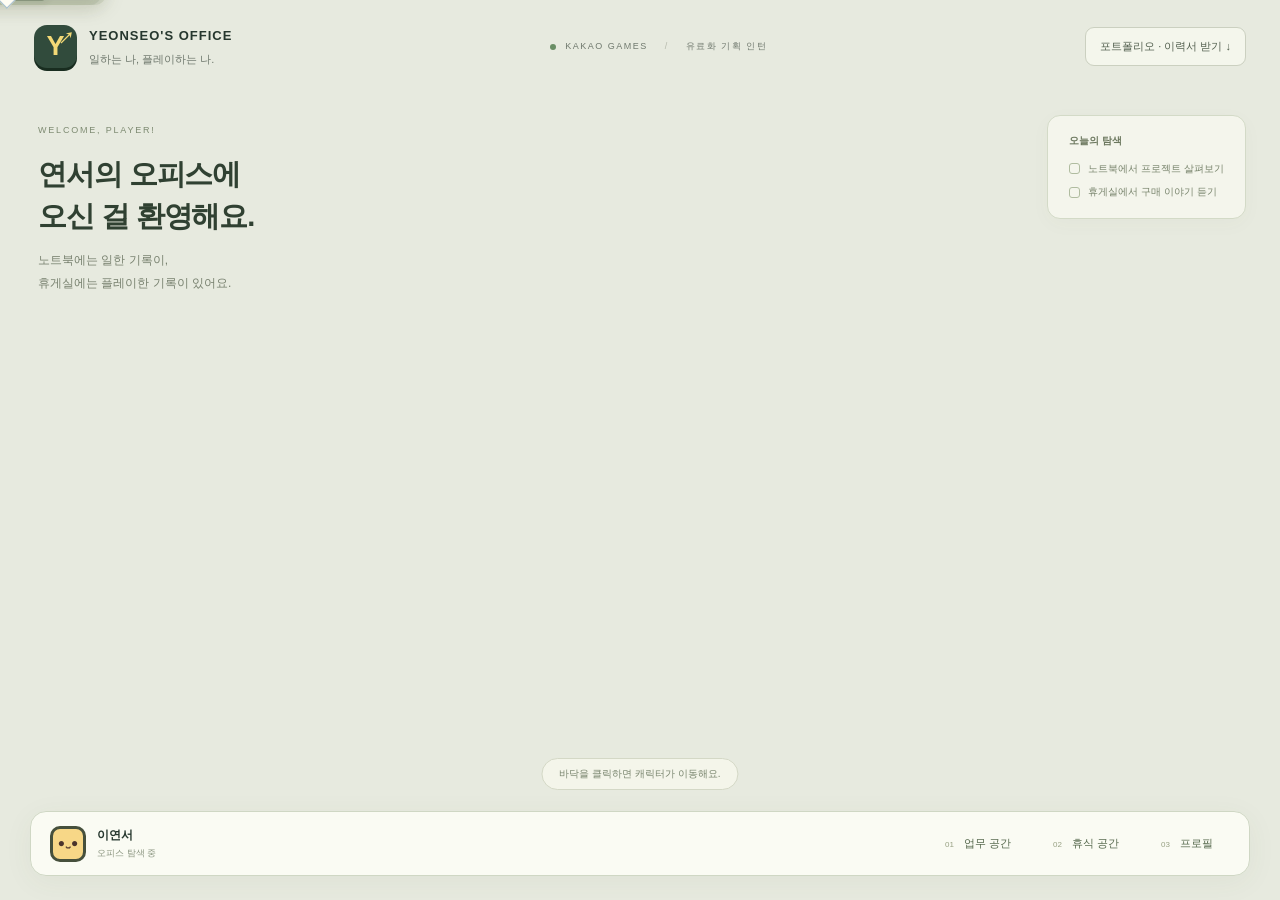
<file: index.html>
<!doctype html>
<html lang="ko"><head><meta charset="UTF-8"><meta name="robots" content="noindex"><meta http-equiv="refresh" content="0; url=monetization.html"><title>이연서 | PLAY LOG</title></head>
<body><a href="monetization.html">포트폴리오로 이동</a></body></html>
</file>
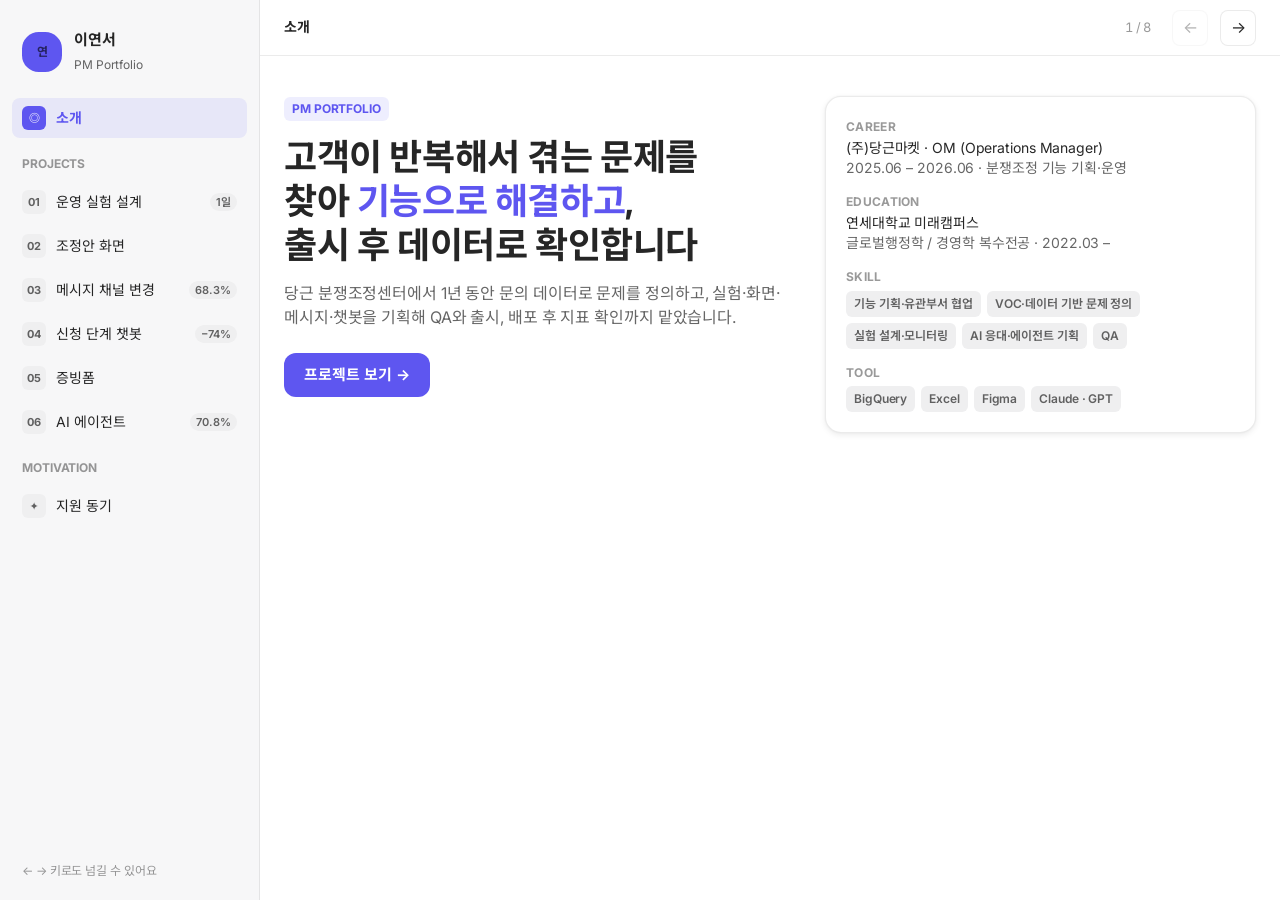
<file: channeltalk/index.html>
<!doctype html>
<html lang="ko">
<head>
<meta charset="utf-8">
<meta name="viewport" content="width=device-width, initial-scale=1, viewport-fit=cover">
<meta name="robots" content="noindex, nofollow">
<meta name="description" content="이연서 PM 포트폴리오 · 채널톡 Product Manager Assistant 지원">
<style>:root{padding-top:env(safe-area-inset-top,0px);padding-bottom:env(safe-area-inset-bottom,0px)}body{margin:0}img{max-width:100%}[hidden]{display:none!important}</style>
<title>이연서 PM 포트폴리오</title>
<link rel="preconnect" href="https://fonts.googleapis.com">
<link rel="preconnect" href="https://fonts.gstatic.com" crossorigin>
<link rel="stylesheet" href="https://fonts.googleapis.com/css2?family=Inter:wght@400;600;700&family=Noto+Sans+KR:wght@400;500;700&display=swap">
<style>
/* Layout: desk-style app shell (sidebar + page view), tokens follow Channel Talk's open-source Bezier design system. One page per project, routed by hash. */
:root{
  --bg-lounge:#F7F7F8; --bg-white:#FFFFFF; --bg-lightest:#00000008; --bg-lighter:#0000000D; --bg-grey:#EFEFF0;
  --txt-darkest:#000000D9; --txt-dark:#00000099; --txt-light:#00000066; --line:#00000014;
  --blue:#5E56F0; --blue-dark:#4E40C9; --blue-lightest:#5E56F01A; --blue-light:#5E56F033;
  --green:#31A552; --green-lightest:#31A5521A; --red:#E94E58; --red-lightest:#E94E581A; --orange:#F4800B;
  --ev2:0 0 2px #0000000D, 0 2px 6px #00000014; --ev3:0 0 2px #0000000D, 0 4px 12px #00000026; --ev5:0 0 2px #0000000D, 0 6px 40px #0000004D;
  --font:Inter,"Noto Sans KR",-apple-system,BlinkMacSystemFont,"Helvetica Neue","Segoe UI",system-ui,sans-serif;
  --r8:8px; --r12:12px; --r16:16px; --r20:20px;
}
@media (prefers-color-scheme: dark){:root:not([data-theme="light"]){
  --bg-lounge:#1B1B1E; --bg-white:#242428; --bg-lightest:#FFFFFF0D; --bg-lighter:#FFFFFF14; --bg-grey:#313234;
  --txt-darkest:#FFFFFFCC; --txt-dark:#FFFFFF99; --txt-light:#FFFFFF66; --line:#FFFFFF14;
  --blue:#6687FF; --blue-dark:#5E56F0; --blue-lightest:#6687FF1F; --blue-light:#6687FF33;
  --green-lightest:#31A55226; --red-lightest:#E94E5826;
  --ev2:0 0 2px #00000014, 0 2px 6px #00000026; --ev3:0 0 2px #00000014, 0 4px 12px #00000033; --ev5:0 0 2px #00000014, 0 6px 40px #00000099; color-scheme:dark}}
:root[data-theme="dark"]{
  --bg-lounge:#1B1B1E; --bg-white:#242428; --bg-lightest:#FFFFFF0D; --bg-lighter:#FFFFFF14; --bg-grey:#313234;
  --txt-darkest:#FFFFFFCC; --txt-dark:#FFFFFF99; --txt-light:#FFFFFF66; --line:#FFFFFF14;
  --blue:#6687FF; --blue-dark:#5E56F0; --blue-lightest:#6687FF1F; --blue-light:#6687FF33;
  --green-lightest:#31A55226; --red-lightest:#E94E5826;
  --ev2:0 0 2px #00000014, 0 2px 6px #00000026; --ev3:0 0 2px #00000014, 0 4px 12px #00000033; --ev5:0 0 2px #00000014, 0 6px 40px #00000099; color-scheme:dark}

*{box-sizing:border-box}
html,body{height:100%}
body{background:var(--bg-lounge);color:var(--txt-darkest);font-family:var(--font);font-size:15px;line-height:1.6;letter-spacing:-0.1px;word-break:keep-all;overflow-wrap:break-word}
h1,h2,h3,h4,p{margin:0}
h1,h2,h3{letter-spacing:-0.4px;text-wrap:balance}
img{display:block;max-width:100%;height:auto}
button{font:inherit;color:inherit}
a{color:var(--blue)}
:focus-visible{outline:2px solid var(--blue);outline-offset:2px}

/* ── shell ── */
.app{display:grid;grid-template-columns:260px minmax(0,1fr);height:100%}
.side{display:flex;flex-direction:column;gap:4px;padding:20px 12px;padding-left:max(12px,env(safe-area-inset-left,0px));border-right:1px solid var(--line);overflow-y:auto;background:var(--bg-lounge)}
.me{display:flex;gap:12px;align-items:center;padding:8px 10px 18px}
.avatar{width:40px;height:40px;border-radius:42%;background:var(--blue);color:#fff;display:grid;place-items:center;font-weight:700;font-size:16px;flex:none}
.me b{display:block;font-size:15px}
.me span{font-size:12px;color:var(--txt-dark)}
.grp{font-size:12px;line-height:16px;color:var(--txt-light);font-weight:700;padding:14px 10px 6px}
.nav-btn{display:flex;align-items:center;gap:10px;width:100%;border:0;background:transparent;text-align:left;padding:8px 10px;border-radius:var(--r8);cursor:pointer;font-size:14px;line-height:18px;color:var(--txt-darkest)}
.nav-btn:hover{background:var(--bg-lighter)}
.nav-btn[aria-current="page"]{background:var(--blue-lightest);color:var(--blue);font-weight:700}
.nav-btn .ic{width:24px;height:24px;border-radius:6px;background:var(--bg-grey);display:grid;place-items:center;font-size:11px;font-weight:700;color:var(--txt-dark);flex:none}
.nav-btn[aria-current="page"] .ic{background:var(--blue);color:#fff}
.nav-btn .lbl{flex:1;min-width:0;white-space:nowrap;overflow:hidden;text-overflow:ellipsis}
.nav-btn .badge{font-size:11px;line-height:16px;padding:1px 6px;border-radius:99px;background:var(--bg-grey);color:var(--txt-dark);font-weight:600;white-space:nowrap}
.side .foot{margin-top:auto;padding:16px 10px 0;font-size:12px;color:var(--txt-light)}

.main{display:flex;flex-direction:column;min-width:0;height:100%}
.top{display:flex;align-items:center;gap:12px;height:56px;flex:none;padding-left:24px;padding-right:max(24px,env(safe-area-inset-right,0px));border-bottom:1px solid var(--line);background:var(--bg-white)}
.crumb{flex:1;min-width:0;font-size:14px;color:var(--txt-dark);white-space:nowrap;overflow:hidden;text-overflow:ellipsis}
.crumb b{color:var(--txt-darkest)}
.menu-btn{display:none}
.icon-btn{width:36px;height:36px;border-radius:var(--r8);border:1px solid var(--line);background:var(--bg-white);cursor:pointer;display:grid;place-items:center;font-size:16px}
.icon-btn:hover{background:var(--bg-lightest)}
.icon-btn:disabled{opacity:.35;cursor:default}
.icon-btn.menu-btn{display:none}
@media (max-width:960px){.icon-btn.menu-btn{display:grid}}
.pageno{font-size:13px;color:var(--txt-light);font-variant-numeric:tabular-nums;min-width:44px;text-align:center}
.view{flex:1;overflow-y:auto;background:var(--bg-white)}
.page{max-width:1040px;margin:0 auto;padding-block:40px 64px;padding-left:max(24px,env(safe-area-inset-left,0px));padding-right:max(24px,env(safe-area-inset-right,0px))}
.page[hidden]{display:none}
@media (prefers-reduced-motion:no-preference){.page.enter{animation:enter .28s ease both}@keyframes enter{from{transform:translateY(8px)}to{transform:none}}}

/* ── page parts ── */
.tag{display:inline-flex;align-items:center;gap:6px;font-size:12px;line-height:16px;font-weight:700;color:var(--blue);background:var(--blue-lightest);padding:4px 8px;border-radius:6px}
.p-title{font-size:30px;line-height:36px;font-weight:700;margin-top:12px}
.p-meta{margin-top:8px;font-size:14px;color:var(--txt-dark)}
.kpis{display:flex;gap:8px;flex-wrap:wrap;margin-top:20px}
.kpi{display:flex;align-items:baseline;gap:8px;padding:10px 14px;border-radius:var(--r12);background:var(--bg-lounge);border:1px solid var(--line)}
.kpi b{font-size:22px;line-height:28px;font-weight:700;font-variant-numeric:tabular-nums;letter-spacing:-0.4px}
.kpi span{font-size:13px;color:var(--txt-dark)}
.kpi.pri{background:var(--blue);border-color:transparent}
.kpi.pri b,.kpi.pri span{color:#fff}

.cols{display:grid;grid-template-columns:minmax(0,1fr) minmax(0,1fr);gap:24px;margin-top:32px;align-items:start}
.stack{display:flex;flex-direction:column;gap:12px;min-width:0}
.sticky{position:sticky;top:20px}
.card{background:var(--bg-white);border:1px solid var(--line);border-radius:var(--r16);padding:20px;box-shadow:var(--ev2)}
.card .k{display:inline-block;font-size:11px;line-height:16px;font-weight:700;letter-spacing:.4px;padding:2px 6px;border-radius:4px;margin-bottom:10px}
.k.why{background:var(--red-lightest);color:var(--red)}
.k.how{background:var(--blue-lightest);color:var(--blue)}
.k.res{background:var(--bg-grey);color:var(--txt-dark)}
.k.learn{background:var(--green-lightest);color:var(--green)}
.card h3{font-size:17px;line-height:24px;font-weight:700;margin-bottom:6px}
.card p{color:var(--txt-dark);font-size:15px;line-height:24px}
.card p + h3{margin-top:16px}
.card.learn{background:var(--green-lightest);border-color:transparent;box-shadow:none}
.card.learn p{color:var(--txt-darkest)}

.res-grid{display:grid;grid-template-columns:repeat(2,minmax(0,1fr));gap:10px}
.res{background:var(--bg-lounge);border-radius:var(--r12);padding:14px 16px;min-width:0}
.res b{display:block;font-size:22px;line-height:28px;font-weight:700;letter-spacing:-0.4px;font-variant-numeric:tabular-nums}
.res span{font-size:13px;color:var(--txt-dark)}
.meter{height:6px;border-radius:99px;background:var(--bg-grey);position:relative;margin-top:8px}
.meter i{position:absolute;inset:0 auto 0 0;border-radius:99px;background:var(--blue)}
.meter s{position:absolute;top:-3px;bottom:-3px;width:2px;background:var(--red)}

/* device + gallery */
.device{width:100%;background:#151517;border-radius:13%/6.2%;padding:2.6%;box-shadow:var(--ev3)}
.device .scr{border-radius:10.5%/4.85%;overflow:hidden;aspect-ratio:390/844;background:#fff}
.device .scr img{width:100%;height:100%;object-fit:cover;object-position:top}
.gallery{background:var(--bg-lounge);border-radius:var(--r20);padding:24px;border:1px solid var(--line)}
.g-view{max-width:250px;margin:0 auto}
.g-cap{text-align:center;margin-top:16px}
.g-cap b{display:block;font-size:15px}
.g-cap span{font-size:14px;color:var(--txt-dark)}
.dots{display:flex;justify-content:center;gap:6px;margin-top:14px}
.dots button{height:28px;padding:0 10px;border-radius:99px;border:1px solid var(--line);background:var(--bg-white);cursor:pointer;font-size:12px;font-weight:600;color:var(--txt-dark)}
.dots button[aria-pressed="true"]{background:var(--blue);border-color:transparent;color:#fff}

.seg{display:inline-flex;gap:2px;padding:3px;border-radius:var(--r12);background:var(--bg-grey)}
.seg button{border:0;background:transparent;padding:7px 14px;border-radius:9px;font-size:13px;font-weight:600;color:var(--txt-dark);cursor:pointer}
.seg button[aria-pressed="true"]{background:var(--bg-white);color:var(--txt-darkest);box-shadow:var(--ev2)}

.zoom{display:block;width:100%;border:1px solid var(--line);background:#fff;border-radius:var(--r16);padding:12px;cursor:zoom-in;position:relative;box-shadow:var(--ev2)}
.zoom img{border-radius:8px;width:100%}
.zoom .hint{position:absolute;right:12px;bottom:12px;font-size:12px;font-weight:600;background:#000000BF;color:#fff;padding:4px 10px;border-radius:99px}
.cap{font-size:13px;color:var(--txt-dark);margin-top:8px}
dialog.lb{border:0;padding:0;background:transparent;max-width:min(96vw,1600px);max-height:92vh}
dialog.lb::backdrop{background:#000000BF}
dialog.lb img{max-height:88vh;width:auto;border-radius:12px;background:#fff}
dialog.lb .close{position:fixed;top:calc(env(safe-area-inset-top,0px) + 16px);right:max(16px,env(safe-area-inset-right,0px));width:40px;height:40px;border-radius:50%;border:0;background:#fff;color:#000;font-size:18px;cursor:pointer}

/* home */
.hello{display:grid;grid-template-columns:minmax(0,1.2fr) minmax(0,1fr);gap:24px;align-items:start}
.hello h1{font-size:36px;line-height:44px;font-weight:700;margin-top:14px}
.hello h1 em{font-style:normal;color:var(--blue)}
.hello .lead{margin-top:14px;font-size:16px;line-height:24px;color:var(--txt-dark)}
.cta{display:inline-flex;align-items:center;gap:8px;margin-top:24px;height:44px;padding:0 20px;border-radius:var(--r12);border:0;background:var(--blue);color:#fff;font-weight:700;font-size:15px;cursor:pointer}
.cta:hover{background:var(--blue-dark)}
.prof dl{margin:0;display:flex;flex-direction:column;gap:14px}
.prof dt{font-size:12px;font-weight:700;color:var(--txt-light);letter-spacing:.3px}
.prof dd{margin:2px 0 0;font-size:14px;line-height:20px}
.prof dd span{color:var(--txt-dark)}
.chips{display:flex;flex-wrap:wrap;gap:6px;margin-top:4px}
.chips span{font-size:12px;font-weight:600;padding:3px 8px;border-radius:6px;background:var(--bg-grey);color:var(--txt-dark)}

/* motivation */
.motive{max-width:760px}
.m-steps{display:flex;flex-direction:column;gap:12px;margin-top:28px}
.m-steps p{font-size:16px;line-height:26px}
.m-steps b{color:var(--blue)}
/* closing — messenger style */
.chat{max-width:560px;margin:0 auto;background:var(--bg-lounge);border:1px solid var(--line);border-radius:var(--r20);box-shadow:var(--ev3);overflow:hidden}
.chat-h{display:flex;gap:10px;align-items:center;padding:14px 16px;background:var(--bg-white);border-bottom:1px solid var(--line)}
.chat-h b{font-size:15px}
.chat-h span{font-size:12px;color:var(--txt-dark)}
.chat-b{display:flex;flex-direction:column;gap:10px;padding:20px 16px}
.bub{max-width:82%;padding:10px 14px;border-radius:16px;font-size:15px;line-height:22px}
.bub.in{background:var(--bg-white);box-shadow:var(--ev2);border-top-left-radius:4px}
.bub.out{align-self:flex-end;background:var(--blue);color:#fff;border-top-right-radius:4px}
.who-row{display:flex;gap:8px;align-items:flex-start}
.who-row .avatar{width:28px;height:28px;font-size:12px}

@media (max-width:960px){
  .app{grid-template-columns:1fr}
  .side{position:fixed;z-index:20;top:0;bottom:0;left:0;width:min(300px,86vw);padding-top:calc(env(safe-area-inset-top,0px) + 20px);background:var(--bg-lounge);box-shadow:var(--ev5);transform:translateX(-110%);visibility:hidden;transition:transform .25s ease,visibility 0s linear .25s}
  .side.open{transform:none;visibility:visible;transition:transform .25s ease}
  .scrim{position:fixed;inset:0;z-index:15;background:#00000066}
  .menu-btn{display:grid}
  .top{padding-left:max(16px,env(safe-area-inset-left,0px));padding-right:max(16px,env(safe-area-inset-right,0px))}
  .page{padding-left:max(16px,env(safe-area-inset-left,0px));padding-right:max(16px,env(safe-area-inset-right,0px));padding-block:28px 48px}
  .cols,.hello{grid-template-columns:1fr}
  .sticky{position:static}
  .p-title{font-size:24px;line-height:32px}
  .hello h1{font-size:30px;line-height:36px}
}
@media (max-width:480px){
  .res-grid{grid-template-columns:1fr}
  .pageno{display:none}
}
</style>
</head>
<body>

<div class="app">
  <aside class="side" id="side" aria-label="페이지 목록">
    <div class="me"><span class="avatar" aria-hidden="true">연</span><div><b>이연서</b><span>PM Portfolio</span></div></div>
    <button class="nav-btn" data-go="home"><span class="ic">◎</span><span class="lbl">소개</span></button>
    <p class="grp">PROJECTS</p>
    <button class="nav-btn" data-go="p1"><span class="ic">01</span><span class="lbl">운영 실험 설계</span><span class="badge">1일</span></button>
    <button class="nav-btn" data-go="p2"><span class="ic">02</span><span class="lbl">조정안 화면</span></button>
    <button class="nav-btn" data-go="p3"><span class="ic">03</span><span class="lbl">메시지 채널 변경</span><span class="badge">68.3%</span></button>
    <button class="nav-btn" data-go="p4"><span class="ic">04</span><span class="lbl">신청 단계 챗봇</span><span class="badge">−74%</span></button>
    <button class="nav-btn" data-go="p5"><span class="ic">05</span><span class="lbl">증빙폼</span></button>
    <button class="nav-btn" data-go="p6"><span class="ic">06</span><span class="lbl">AI 에이전트</span><span class="badge">70.8%</span></button>
    <p class="grp">MOTIVATION</p>
    <button class="nav-btn" data-go="end"><span class="ic">✦</span><span class="lbl">지원 동기</span></button>
    <p class="foot">← → 키로도 넘길 수 있어요</p>
  </aside>
  <div class="scrim" id="scrim" hidden></div>

  <div class="main">
    <header class="top">
      <button class="icon-btn menu-btn" id="menu" aria-label="페이지 목록 열기" aria-controls="side" aria-expanded="false">☰</button>
      <p class="crumb" id="crumb"></p>
      <span class="pageno" id="pageno"></span>
      <button class="icon-btn" id="prev" aria-label="이전 페이지">←</button>
      <button class="icon-btn" id="next" aria-label="다음 페이지">→</button>
    </header>
    <main class="view" id="view">

<!-- HOME -->
<section class="page" data-page="home" data-title="소개">
  <div class="hello">
    <div>
      <span class="tag">PM PORTFOLIO</span>
      <h1>고객이 반복해서 겪는 문제를 찾아 <em>기능으로 해결하고</em>, 출시 후 데이터로 확인합니다</h1>
      <p class="lead">당근 분쟁조정센터에서 1년 동안 문의 데이터로 문제를 정의하고, 실험·화면·메시지·챗봇을 기획해 QA와 출시, 배포 후 지표 확인까지 맡았습니다.</p>
      <button class="cta" data-go="p1">프로젝트 보기 →</button>
    </div>
    <div class="card prof">
      <dl>
        <div><dt>CAREER</dt><dd>(주)당근마켓 · OM (Operations Manager)<br><span>2025.06 – 2026.06 · 분쟁조정 기능 기획·운영</span></dd></div>
        <div><dt>EDUCATION</dt><dd>연세대학교 미래캠퍼스<br><span>글로벌행정학 / 경영학 복수전공 · 2022.03 –</span></dd></div>
        <div><dt>SKILL</dt><dd><div class="chips"><span>기능 기획·유관부서 협업</span><span>VOC·데이터 기반 문제 정의</span><span>실험 설계·모니터링</span><span>AI 응대·에이전트 기획</span><span>QA</span></div></dd></div>
        <div><dt>TOOL</dt><dd><div class="chips"><span>BigQuery</span><span>Excel</span><span>Figma</span><span>Claude · GPT</span></div></dd></div>
      </dl>
    </div>
  </div>
</section>

<!-- P1 -->
<section class="page" data-page="p1" data-title="01 운영 실험 설계" hidden>
  <span class="tag">PROJECT 01 · 실험 설계 → 기능 기획</span>
  <h2 class="p-title">처리 실험을 가설과 가드레일로 설계하고, 셀프 해결 기능으로 잇다</h2>
  <p class="p-meta">2026.03 · 실험 설계, 지표·가드레일 정의, 모니터링, 당근페이 협업</p>
  <div class="kpis"><div class="kpi pri"><b>10일 → 1일</b><span>바로구매 첫 응답</span></div><div class="kpi"><b>49% → 2%</b><span>어드민 취소 비율</span></div></div>
  <div class="cols">
    <div class="stack">
      <div class="card"><span class="k why">WHY</span><h3>바로구매 분쟁 4.4배 증가, 첫 응답 10일</h3><p>바로구매 전국 오픈 이후 분쟁이 4.4배 늘어 전체의 50%를 차지했고, 첫 응답까지 10일이 걸려 KPI 미달이 이어졌습니다. 문제제기 후 구매확정이나 거래취소를 직접 할 수 없어 분쟁센터로 들어오는 사용자도 있었습니다.</p></div>
      <div class="card"><span class="k how">HOW</span><h3>가설: 일반거래를 자동화하면 바로구매에 집중할 수 있다</h3><p>일반거래 조정안 발송을 자동화하면 처리 인력을 바로구매로 옮겨 첫 응답을 줄일 수 있다고 봤습니다. 자동화가 도움이 되는지보다 얼마나 줄어드는지를 확인하는 데 목적을 두고, 성공 지표와 가드레일을 함께 정했습니다.</p><h3>다음 단계: 분쟁 전 셀프 해결 경로</h3><p>모든 건을 운영자가 처리하기보다 사용자가 직접 해결할 경로가 필요하다고 판단했습니다. 당근페이와 협업해 유저 간 구매확정·거래취소 기능을 추가하고, 일정·리스크를 공유하며 배포 전 QA로 시나리오를 점검했습니다.</p></div>
    </div>
    <div class="stack sticky">
      <div class="card"><span class="k res">RESULT</span>
        <div class="res-grid">
          <div class="res"><b>10일 → 1일</b><span>첫 응답 · 실험 기간</span></div>
          <div class="res"><b>73%</b><span>핑퐁률 · 가드레일 85%</span><div class="meter"><i style="width:73%"></i><s style="left:85%"></s></div></div>
          <div class="res"><b>49% → 2%</b><span>어드민 취소 비율</span></div>
          <div class="res"><b>약 25시간 ↓</b><span>구매확정 리드타임</span></div>
        </div>
      </div>
      <div class="card learn"><span class="k learn">LEARNED</span><h3>속도만으로는 인입이 줄지 않는다</h3><p>처리 속도를 높여도 문제제기 후 사용자가 스스로 끝낼 경로가 없으면 인입은 계속 쌓였습니다. 실험 결과를 다음 기능을 정하는 근거로 썼습니다.</p></div>
    </div>
  </div>
</section>

<!-- P2 -->
<section class="page" data-page="p2" data-title="02 조정안 화면" hidden>
  <span class="tag">PROJECT 02 · 화면 설계</span>
  <h2 class="p-title">조정안 응답을 화면 안에서 끝내도록</h2>
  <p class="p-meta">2026.06 · 화면 설계, 유저향·어드민향 플로우 정의</p>
  <div class="cols">
    <div class="stack">
      <div class="card"><span class="k why">WHY</span><h3>문의로 한 번 더 전달하던 수락·거절</h3><p>조정안을 받은 뒤 수락·거절 의사를 문의로 다시 보내야 했습니다. 최종 결정에 영향을 주는 단계인데 정해진 구조가 없었습니다.</p></div>
      <div class="card"><span class="k how">HOW</span><h3>한 화면에서 확인하고 바로 응답</h3><p>조정 금액, 물품 반환 여부, 조정 내용을 한 화면에 모으고 수락·거절을 화면 안에서 끝내도록 했습니다.</p><h3>결제 방식과 응답에 따라 분기</h3><p>바로구매·일반거래, 수락·거절·48시간 내 미응답, 2차 조정안까지 경우를 나눠 유저향·어드민향 플로우를 함께 설계했습니다.</p></div>
      <button class="zoom" data-zoom="img/adj-flow.jpg" aria-label="조정안 전체 플로우 크게 보기"><img src="img/adj-flow.jpg" alt="조정안 유저향 전체 플로우" width="1800" height="645" loading="lazy"><span class="hint">크게 보기</span></button>
      <p class="cap">조정안 유저향 전체 플로우 · 왼쪽 바로구매, 오른쪽 일반거래</p>
    </div>
    <div class="stack sticky">
      <div class="gallery" data-gallery>
        <div class="g-view"><div class="device"><div class="scr"><img data-g-img src="img/adj-confirm.jpg" alt="조정안 확인 화면" loading="lazy"></div></div></div>
        <div class="g-cap"><b data-g-t>① 조정안 확인</b><span data-g-d>조정 유형·금액·반환 여부·조정 내용을 한 화면에 모으고 수락·거절 제공</span></div>
        <div class="dots" role="group" aria-label="화면 선택">
          <button aria-pressed="true" data-img="img/adj-confirm.jpg" data-t="① 조정안 확인" data-d="조정 유형·금액·반환 여부·조정 내용을 한 화면에 모으고 수락·거절 제공">확인</button>
          <button aria-pressed="false" data-img="img/adj-accept.jpg" data-t="② 수락 확인" data-d="바텀시트로 한 번 더 확인하고, 양측 모두 수락해야 종결됨을 안내">수락</button>
          <button aria-pressed="false" data-img="img/adj-wait.jpg" data-t="③ 응답 대기" data-d="상대방 응답을 기다리는 상태와 결과 알림 방식을 안내">대기</button>
          <button aria-pressed="false" data-img="img/adj-done.jpg" data-t="④ 조정 완료" data-d="양측 수락 시 종결, 이행 방식은 당사자 간 대화로 정하도록 안내">완료</button>
        </div>
      </div>
    </div>
  </div>
</section>

<!-- P3 -->
<section class="page" data-page="p3" data-title="03 메시지 채널 변경" hidden>
  <span class="tag">PROJECT 03 · 메시지 채널 변경</span>
  <h2 class="p-title">안내 채널과 메시지 구조를 바꿔 다음 행동을 이끌다</h2>
  <p class="p-meta">2026.05 · 안내 채널 전환, 단계별 메시지·CTA 설계, 지표 추적</p>
  <div class="kpis"><div class="kpi pri"><b>25% → 68.3%</b><span>메시지 클릭률</span></div><div class="kpi"><b>+15.8%p</b><span>사실관계 확인서 제출률</span></div></div>
  <div class="cols">
    <div class="stack">
      <div class="card"><span class="k why">WHY</span><h3>중요한 분쟁 안내를 놓치는 사용자</h3><p>분쟁 답변이 일반 문의 알림에 섞여 클릭률이 25%에 그쳤습니다. 조정이 문의 스레드 안에서 핑퐁으로 진행되다 보니 절차·FAQ·확인서 요청이 다른 문의에 묻혔고, 이를 놓치면 이후 행동과 처리까지 지연됐습니다.</p></div>
      <div class="card"><span class="k how">HOW</span><h3>채널 전환과 메시지 재구성</h3><p>분쟁 주요 안내를 문의 알림에서 거래 채팅방 메시지로 옮기고, 헤더·핵심 본문·CTA·FAQ 순서로 다시 구성했습니다. 신청인에게는 증빙폼을, 피신청인에게는 사실관계 확인서를 연결했습니다.</p><h3>지금 어느 단계인지 보이게, 단계마다 다음 행동 하나</h3><p>메시지 상단에 접수 → 검토 → 조정 → 종결 단계를 표시하고, 접수 단계에는 증빙자료 제출, 조정 단계에는 조정안 확인처럼 CTA를 하나로 정리했습니다.</p></div>
      <button class="zoom" data-zoom="img/stage-msgs.jpg" aria-label="단계별 메시지 설계 크게 보기"><img src="img/stage-msgs.jpg" alt="접수·검토·조정·종결 단계별 메시지 설계" width="1508" height="1312" loading="lazy"><span class="hint">크게 보기</span></button>
      <p class="cap">단계별 메시지 설계</p>
    </div>
    <div class="stack sticky">
      <div class="gallery" data-gallery>
        <div style="text-align:center;margin-bottom:18px"><div class="seg" role="group" aria-label="변경 전후">
          <button aria-pressed="false" data-img="img/msg-asis.jpg" data-t="As-Is · 클릭률 25%" data-d="분쟁 안내가 일반 문의 알림에 섞여 중요한 요청을 놓쳤습니다">As-Is 문의 알림</button>
          <button aria-pressed="true" data-img="img/msg-tobe.jpg" data-t="To-Be · 클릭률 68.3%" data-d="이미 대화하던 거래 채팅방에서 지금 단계와 해야 할 일을 바로 확인합니다">To-Be 채팅방</button>
        </div></div>
        <div class="g-view"><div class="device"><div class="scr"><img data-g-img src="img/msg-tobe.jpg" alt="채팅방 단계별 메시지" loading="lazy"></div></div></div>
        <div class="g-cap"><b data-g-t>To-Be · 클릭률 68.3%</b><span data-g-d>이미 대화하던 거래 채팅방에서 지금 단계와 해야 할 일을 바로 확인합니다</span></div>
      </div>
    </div>
  </div>
</section>

<!-- P4 -->
<section class="page" data-page="p4" data-title="04 신청 단계 챗봇" hidden>
  <span class="tag">PROJECT 04 · 신청 단계 챗봇</span>
  <h2 class="p-title">분쟁 신청 앞단에서 불필요한 인입을 줄이다</h2>
  <p class="p-meta">2025.11 – 2026.02 · 안내 화면 기획, QA, 챗봇 기획, 효과 측정</p>
  <div class="kpis"><div class="kpi pri"><b>−74%</b><span>개입 불가 인입</span></div><div class="kpi"><b>+22%</b><span>유효 티켓 인입</span></div></div>
  <div class="cols">
    <div class="stack">
      <div class="card"><span class="k why">WHY</span><h3>인입 후에야 개입 여부를 판단</h3><p>인입을 유형별로 보니 34%가 개입 불가 대상이었습니다. 사후 분류로는 인입 총량이 줄지 않았습니다.</p></div>
      <div class="card"><span class="k how">HOW</span><h3>1차 시도: 신청 전 안내 팝업</h3><p>확인 사항과 개입이 어려운 경우를 단계별 팝업으로 안내하고, 1·2차 QA로 여백·아이콘·CTA 색상을 디자인 시스템 기준에 맞췄습니다. 인입은 8.8% 줄었지만 개입 불가 비중은 34%에서 28%에 머물렀습니다. 안내보다 판단 시점을 바꿔야 한다고 봤습니다.</p><h3>판단을 신청 앞단으로 이동</h3><p>챗봇이 게시글과 채팅을 읽고 분쟁 상황과 신청 가능 여부를 판단하도록 설계했습니다. 판매자·구매자별 신청 가능 유형과 모범답변은 정책 문서로 정의했고, 분석 결과로 신청서의 날짜·거래내용·분쟁원인을 미리 채웠습니다.</p></div>
      <div class="card learn"><span class="k learn">LEARNED</span><h3>AI 판단에는 넘어설 수 있는 길이 함께 있어야 한다</h3><p>운영 부담을 줄이면서도 잘못된 판단 때문에 정당한 신청이 막히지 않도록 예외 경로를 남겼습니다. 챗봇이 개입 불가로 판단해도 3회 이상 대화하면 신청 버튼이 노출됩니다.</p></div>
    </div>
    <div class="stack sticky">
      <div class="gallery" data-gallery>
        <div class="g-view"><div class="device"><div class="scr"><img data-g-img src="img/bot-types.jpg" alt="개입이 어려운 경우 안내" loading="lazy"></div></div></div>
        <div class="g-cap"><b data-g-t>개입이 어려운 경우</b><span data-g-d>신청 전에 센터가 다룰 수 없는 유형을 먼저 보여줍니다</span></div>
        <div class="dots" role="group" aria-label="화면 선택">
          <button aria-pressed="true" data-img="img/bot-types.jpg" data-t="개입이 어려운 경우" data-d="신청 전에 센터가 다룰 수 없는 유형을 먼저 보여줍니다">유형 안내</button>
          <button aria-pressed="false" data-img="img/bot-consent.jpg" data-t="채팅 분석 동의" data-d="AI가 상대방과의 채팅을 확인하는 데 동의를 받고 분석합니다">분석 동의</button>
          <button aria-pressed="false" data-img="img/bot-result.jpg" data-t="판단과 예외 경로" data-d="판단 이유를 설명하고, 필요하면 신청으로 넘어갈 수 있게 합니다">판단 결과</button>
        </div>
      </div>
    </div>
  </div>
</section>

<!-- P5 -->
<section class="page" data-page="p5" data-title="05 증빙폼" hidden>
  <span class="tag">PROJECT 05 · 증빙폼</span>
  <h2 class="p-title">증빙폼을 구조화하다</h2>
  <p class="p-meta">2026 · 양식·화면 설계, 공용 모듈화</p>
  <div class="cols" style="grid-template-columns:minmax(0,1fr);max-width:720px">
    <div class="stack">
      <div class="card"><span class="k why">WHY</span><h3>증빙을 문의로만 받던 구조</h3><p>다양한 확장자의 파일을 받기 어렵고, 개인정보 파기에도 리소스가 들었습니다.</p></div>
      <div class="card"><span class="k how">HOW</span><h3>당근폼 기반 증빙폼을 공용 모듈로</h3><p>문의 안에서 주고받는 증빙폼 화면을 설계하고, 중고거래 외 여러 도메인에서 증빙·소명 폼으로 재사용되도록 했습니다.</p></div>
    </div>
  </div>
</section>

<!-- P6 -->
<section class="page" data-page="p6" data-title="06 AI 에이전트" hidden>
  <span class="tag">PROJECT 06 · AI 에이전트</span>
  <h2 class="p-title">AI에게 맡길 범위와 사람이 확인할 지점을 나누다</h2>
  <p class="p-meta">2026.03 – 06 · 프롬프트 작성, 툴 연결, 테스트·배포, 품질 점검</p>
  <div style="margin-top:20px"><div class="seg" role="tablist" aria-label="에이전트 선택">
    <button role="tab" aria-pressed="true" aria-selected="true" data-tab="ag1">조정안 작성 에이전트</button>
    <button role="tab" aria-pressed="false" aria-selected="false" data-tab="ag2">FAQ 응대 에이전트</button>
  </div></div>
  <div id="ag1" class="cols" role="tabpanel">
    <div class="stack">
      <div class="card"><span class="k why">WHY</span><h3>일평균 150건 적체, 조정안 작성이 병목</h3><p>인입 대비 처리 캐파가 부족해 일평균 150건이 적체됐고, 느린 처리는 강성 클레임으로 이어졌습니다. 오퍼레이터 인터뷰로 조정안 작성 부담을 확인해 우선 자동화할 단계로 정했습니다.</p></div>
      <div class="card"><span class="k how">HOW</span><h3>AI 초안 → 운영자 검수 → 발송</h3><p>결제 방식·물품 카테고리별 조정 기준안을 공정위와 내부 기준을 바탕으로 정리했습니다. 에이전트가 게시글과 채팅으로 상황을 파악해 조정 금액과 산정 이유를 쓰고, 오퍼레이터가 검수한 뒤 발송합니다. 채팅 정보가 부족한 거래에서 전액 환불을 제안하는 오류를 발견해 환불 유형별 판단 기준과 프롬프트를 보완했습니다.</p></div>
    </div>
    <div class="stack sticky">
      <div class="card"><span class="k res">RESULT</span><div class="res-grid"><div class="res"><b>2.7 → 58건</b><span>일평균 신규 AI 조정안 발송</span></div><div class="res"><b>150건/일</b><span>도입 전 적체 규모</span></div></div></div>
      <div class="card learn"><span class="k learn">LEARNED</span><h3>발송량과 판단 품질은 함께 봐야 한다</h3><p>자동화 이후에도 정책 판단 오류가 생겨, 운영자 검수와 배포 후 오류 피드백을 이어갔습니다.</p></div>
    </div>
  </div>
  <div id="ag2" class="cols" role="tabpanel" hidden>
    <div class="stack">
      <div class="card"><span class="k why">WHY</span><h3>안내가 있어도 문의로 이어지는 구조</h3><p>FAQ와 정책 안내가 있어도 필요한 정보를 찾지 못하거나 안내만으로 해결하지 못해 문의하는 사용자가 있었습니다. 안내로 해결되는 문의와 개별 확인이 필요한 문의를 구분해야 했습니다.</p></div>
      <div class="card"><span class="k how">HOW</span><h3>1차 답변은 AI, 확인이 필요하면 운영자</h3><p>엔지니어가 만든 에이전트를 바탕으로 FAQ·운영정책을 참고해 답변하도록 프롬프트 작성, 툴 연결, 테스트·배포를 맡았습니다. 추가 질문이 2회 이상 이어지거나 사람의 확인이 필요한 문의는 운영자에게 연결하도록 설계했습니다.</p></div>
    </div>
    <div class="stack sticky">
      <div class="card"><span class="k res">RESULT · 무개입 종결률</span><div class="res-grid">
        <div class="res"><b>70.8%</b><span>전체 · 9,000건 중 6,374건</span><div class="meter"><i style="width:70.8%"></i></div></div>
        <div class="res"><b>83.8%</b><span>신청 전 문의</span><div class="meter"><i style="width:83.8%"></i></div></div>
        <div class="res"><b>26.1%</b><span>제재 문의</span><div class="meter"><i style="width:26.1%;background:var(--red)"></i></div></div>
      </div></div>
      <div class="card learn"><span class="k learn">LEARNED</span><h3>전체 무개입 종결률만으로는 부족</h3><p>전체 수치는 70.8%였지만 문의 유형별 차이가 컸습니다. 신청 전 문의와 제재 문의를 나눠 보며, 자동화 범위는 문의 성격에 따라 판단해야 한다는 점을 확인했습니다.</p></div>
    </div>
  </div>
</section>

<!-- END -->
<section class="page" data-page="end" data-title="지원 동기" hidden>
  <div class="motive">
    <span class="tag">MOTIVATION</span>
    <h2 class="p-title">답변이 아닌 처리까지, AI의 범위를 정하는 일</h2>
    <div class="m-steps">
      <div class="card"><span class="k why">WHY ALF</span><p>2025년 11월 공개된 ALF V2에서 눈에 들어온 것은 범위였습니다. 답변에서 멈추지 않고 주문 변경, 취소, 교환, 반품 처리까지 AI가 맡도록 넓혔다는 점입니다. 당근에서 분쟁조정을 하며 제가 가장 많이 부딪힌 지점도 답변이 아닌 처리였습니다.</p></div>
      <div class="card"><span class="k how">EXPERIENCE</span><p>당근에서는 LLM 챗봇이 분쟁 신청 가능 여부를 먼저 판단하도록 설계해 개입이 필요 없는 인입을 <b>74%</b> 줄였고, 조정안 작성 에이전트로 발송량을 일평균 <b>2.7건에서 58건</b>으로 늘렸습니다. 이 과정에서 AI에게 맡기는 범위를 넓힐수록, 어디까지 자동으로 두고 어디서 사람이 확인할지 정하는 일이 기획의 대부분이라는 걸 배웠습니다.</p></div>
      <div class="card learn"><span class="k learn">AFTER JOINING</span><p>입사 후에는 ALF 관련 프로젝트의 일정과 QA부터 챙기고 싶습니다. 당근페이와 결제 상태별 시나리오를 배포 전에 테스트했던 경험을 살려, 주문 상태에 따라 갈라지는 경우를 빠짐없이 점검하겠습니다. 그리고 고객사가 어디서 자동 처리를 멈추고 상담원에게 넘기는지 VOC로 살피며, 작은 개선을 직접 기획해 출시까지 가져가 보고 싶습니다.</p></div>
    </div>
  </div>
</section>

    </main>
  </div>
</div>

<dialog class="lb" id="lb" aria-label="이미지 크게 보기">
  <button type="button" class="close" id="lb-close" aria-label="닫기">✕</button>
  <img id="lb-img" alt="">
</dialog>

<script>
(function(){
  var pages=[].slice.call(document.querySelectorAll('.page'));
  var ids=pages.map(function(p){return p.dataset.page});
  var navs=[].slice.call(document.querySelectorAll('.nav-btn'));
  var view=document.getElementById('view'), crumb=document.getElementById('crumb');
  var prev=document.getElementById('prev'), next=document.getElementById('next'), no=document.getElementById('pageno');
  var side=document.getElementById('side'), scrim=document.getElementById('scrim'), menu=document.getElementById('menu');
  var cur=null;

  function show(id,push){
    var i=ids.indexOf(id); if(i<0){i=0;id=ids[0];}
    if(id===cur) return; cur=id;
    pages.forEach(function(p){ var on=p.dataset.page===id; p.hidden=!on; p.classList.toggle('enter',on); });
    navs.forEach(function(n){ if(n.dataset.go===id) n.setAttribute('aria-current','page'); else n.removeAttribute('aria-current'); });
    var t=pages[i].dataset.title;
    crumb.innerHTML=(i===0||id==='end')?'<b>'+t+'</b>':'Projects / <b>'+t+'</b>';
    no.textContent=(i+1)+' / '+ids.length;
    prev.disabled=i===0; next.disabled=i===ids.length-1;
    view.scrollTop=0;
    if(push && location.hash!=='#'+id){ try{ history.pushState(null,'','#'+id);}catch(e){ location.hash=id; } }
    closeMenu();
  }
  function step(d){ var i=ids.indexOf(cur)+d; if(i>=0&&i<ids.length) show(ids[i],true); }
  document.querySelectorAll('[data-go]').forEach(function(b){ b.addEventListener('click',function(){ show(b.dataset.go,true); }); });
  prev.addEventListener('click',function(){step(-1)}); next.addEventListener('click',function(){step(1)});
  addEventListener('keydown',function(e){
    if(e.target.closest('input,textarea')||document.getElementById('lb').open) return;
    if(e.key==='ArrowRight') step(1); else if(e.key==='ArrowLeft') step(-1);
  });
  addEventListener('hashchange',function(){ show(location.hash.slice(1),false); });
  addEventListener('popstate',function(){ show(location.hash.slice(1),false); });

  function closeMenu(){ side.classList.remove('open'); scrim.hidden=true; menu.setAttribute('aria-expanded','false'); }
  menu.addEventListener('click',function(){ var o=!side.classList.contains('open'); side.classList.toggle('open',o); scrim.hidden=!o; menu.setAttribute('aria-expanded',String(o)); });
  scrim.addEventListener('click',closeMenu);

  // galleries
  document.querySelectorAll('[data-gallery]').forEach(function(g){
    var btns=g.querySelectorAll('[data-img]');
    btns.forEach(function(b){ b.addEventListener('click',function(){
      btns.forEach(function(x){x.setAttribute('aria-pressed',String(x===b))});
      var im=g.querySelector('[data-g-img]'); im.src=b.dataset.img; im.alt=b.dataset.t;
      g.querySelector('[data-g-t]').textContent=b.dataset.t; g.querySelector('[data-g-d]').textContent=b.dataset.d;
    }); });
  });

  // agent tabs
  var tabs=document.querySelectorAll('[data-tab]');
  tabs.forEach(function(t){ t.addEventListener('click',function(){
    tabs.forEach(function(x){ var on=x===t; x.setAttribute('aria-pressed',String(on)); x.setAttribute('aria-selected',String(on)); document.getElementById(x.dataset.tab).hidden=!on; });
  }); });

  // lightbox
  var lb=document.getElementById('lb'), li=document.getElementById('lb-img');
  document.querySelectorAll('[data-zoom]').forEach(function(z){ z.addEventListener('click',function(){
    li.src=z.dataset.zoom; li.alt=z.querySelector('img').alt; if(lb.showModal) lb.showModal();
  }); });
  document.getElementById('lb-close').addEventListener('click',function(){lb.close()});
  lb.addEventListener('click',function(e){ if(e.target===lb) lb.close(); });

  show(location.hash.slice(1)||'home',false);
})();
</script>

</body>
</html>
</file>
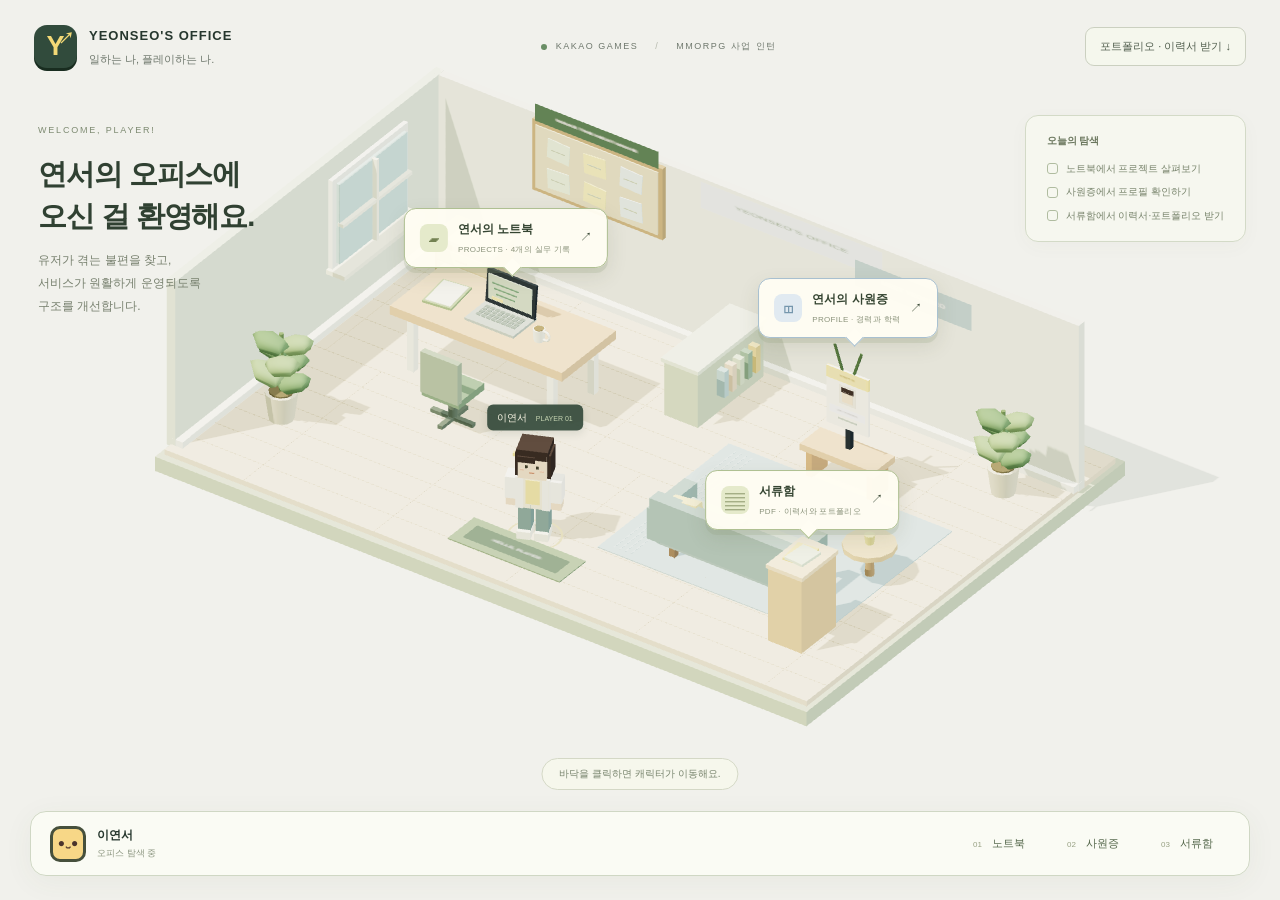
<file: mmorpg.html>
<!doctype html>
<html lang="ko">
<head><meta charset="UTF-8"><meta name="viewport" content="width=device-width,initial-scale=1"><meta name="theme-color" content="#171b20"><meta name="description" content="이연서의 플레이 로그 · 카카오게임즈 MMORPG 사업 인턴 지원. 서비스 이슈 대응, 사용자 경험 개선, 운영 효율, 유관부서 협업에 관한 네 가지 실무 기록."><meta name="robots" content="noindex"><title>이연서 | 카카오게임즈 MMORPG 사업 인턴 포트폴리오</title><link rel="stylesheet" href="style.css"><script src="app.js" defer></script><link rel="stylesheet" href="office.css"><script type="module" src="office.js"></script></head>
<body class="game-mode" data-page-track="business">

<div id="office-game">
 <div id="world" role="application" aria-label="이연서의 3D 오피스. 바닥을 클릭해 이동하고 노트북, 사원증, 서류함을 선택하세요." tabindex="0"></div>
 <div class="game-top"><a href="#" class="game-logo" aria-label="오피스 홈"><b>Y<span>↗</span></b><div>YEONSEO'S OFFICE<small>일하는 나, 플레이하는 나.</small></div></a><div class="world-clock"><span class="live-dot"></span> KAKAO GAMES <span class="clock-divider">/</span> <span data-track-label></span></div><details class="dl-menu"><summary class="hud-btn">포트폴리오 · 이력서 받기 ↓</summary><div class="dl-list"><a data-download="portfolio"><b>포트폴리오 PDF</b><small>프로젝트 4개 · 7p</small></a><a data-download="resume"><b>이력서 · 경력기술서 PDF</b><small>5p</small></a></div></details></div>
 <div class="welcome"><span class="mini-label">WELCOME, PLAYER!</span><h1>연서의 오피스에<br>오신 걸 환영해요.</h1><p>유저가 겪는 불편을 찾고,<br>서비스가 원활하게 운영되도록<br>구조를 개선합니다.</p></div>
 <div id="quest" class="quest"><span>오늘의 탐색</span><div><i id="work-check"></i> 노트북에서 프로젝트 살펴보기</div><div><i id="profile-check"></i> 사원증에서 프로필 확인하기</div><div><i id="files-check"></i> 서류함에서 이력서·포트폴리오 받기</div></div>
 <div id="world-labels"><button id="desk-label" class="world-label" data-destination="work"><span class="pin-icon">▰</span><b>연서의 노트북<small>PROJECTS · 4개의 실무 기록</small></b><span>↗</span></button><button id="badge-label" class="world-label blue-label" data-destination="profile"><span class="pin-icon">◫</span><b>연서의 사원증<small>PROFILE · 경력과 학력</small></b><span>↗</span></button><button id="files-label" class="world-label" data-destination="files"><span class="pin-icon">▤</span><b>서류함<small>PDF · 이력서와 포트폴리오</small></b><span>↗</span></button></div>
 <div class="character-bubble" id="character-bubble">이연서 <span>PLAYER 01</span></div>
 <div id="move-hint" class="move-hint" aria-live="polite">바닥을 클릭하면 캐릭터가 이동해요.</div>
 <div class="game-bottom"><div class="player-badge"><span class="mini-face">●‿●</span><div><strong>이연서</strong><small id="player-state">오피스 탐색 중</small></div></div><div class="room-nav"><button data-destination="work"><span>01</span> 노트북</button><button data-destination="profile"><span>02</span> 사원증</button><button data-destination="files"><span>03</span> 서류함</button></div></div>
 <div class="mobile-pad" aria-label="캐릭터 이동"><button data-key="ArrowUp" aria-label="위로 이동">↑</button><div><button data-key="ArrowLeft" aria-label="왼쪽으로 이동">←</button><button data-key="ArrowDown" aria-label="아래로 이동">↓</button><button data-key="ArrowRight" aria-label="오른쪽으로 이동">→</button></div></div>
 <aside id="office-panel" aria-labelledby="panel-title" hidden><div class="panel-bar"><span id="panel-caption">YEONSEO'S LAPTOP</span><button id="panel-close" aria-label="패널 닫기">✕</button></div><div id="panel-body"></div></aside>
 <div id="world-fallback" hidden><h2>오피스를 불러오지 못했어요.</h2><p>아래 메뉴에서 모든 기록을 바로 볼 수 있어요.</p><button data-destination="work">프로젝트 보기</button><button data-destination="profile">프로필 보기</button><button data-destination="files">이력서·포트폴리오 받기</button></div>
</div>
<dialog id="mission-dialog" aria-labelledby="dialog-title"><div class="dialog-top"><span id="dialog-code">MISSION 01</span><button id="close-dialog" aria-label="미션 닫기">닫기 ✕</button></div><div id="mission-content"></div><div class="dialog-footer"><button id="prev-mission">← 이전 미션</button><span id="dialog-position"></span><button id="next-mission">다음 미션 →</button></div></dialog>
</body></html>
</file>
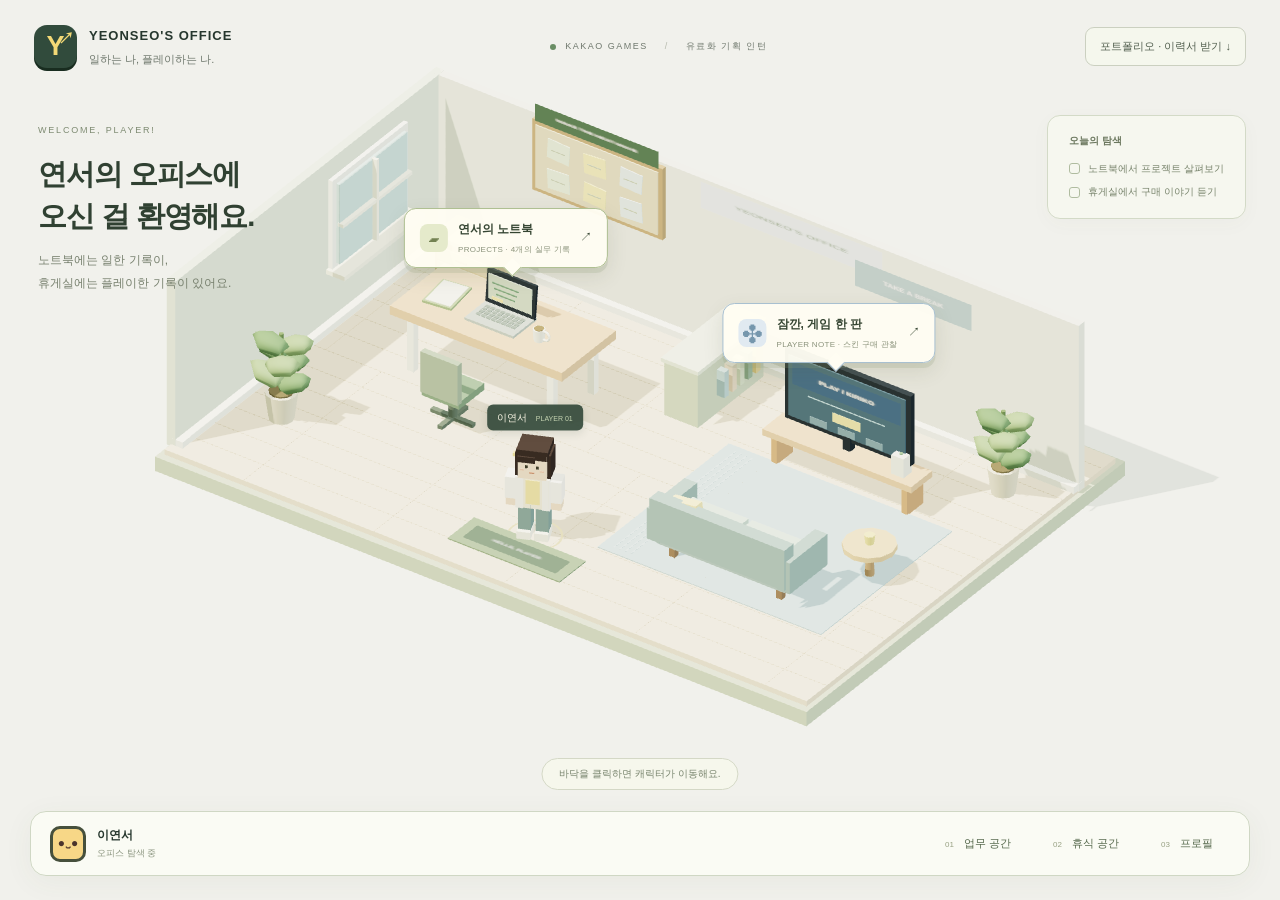
<file: monetization.html>
<!doctype html>
<html lang="ko">
<head><meta charset="UTF-8"><meta name="viewport" content="width=device-width,initial-scale=1"><meta name="theme-color" content="#171b20"><meta name="description" content="이연서의 플레이 로그 · 카카오게임즈 유료화 기획 인턴 지원. 유저 행동과 전환 구조를 개선한 네 가지 실무 기록과 플레이어의 구매 관찰."><meta name="robots" content="noindex"><title>이연서 | 카카오게임즈 유료화 기획 인턴 포트폴리오</title><link rel="stylesheet" href="style.css"><script src="app.js" defer></script><link rel="stylesheet" href="office.css"><script type="module" src="office.js"></script></head>
<body class="game-mode" data-page-track="monetization">

<div id="office-game">
 <div id="world" role="application" aria-label="이연서의 3D 오피스. 바닥을 클릭해 이동하고 노트북이나 휴식공간을 선택하세요." tabindex="0"></div>
 <div class="game-top"><a href="#" class="game-logo" aria-label="오피스 홈"><b>Y<span>↗</span></b><div>YEONSEO'S OFFICE<small>일하는 나, 플레이하는 나.</small></div></a><div class="world-clock"><span class="live-dot"></span> KAKAO GAMES <span class="clock-divider">/</span> <span data-track-label></span></div><details class="dl-menu"><summary class="hud-btn">포트폴리오 · 이력서 받기 ↓</summary><div class="dl-list"><a data-download="portfolio"><b>포트폴리오 PDF</b><small>프로젝트 4개 · 7p</small></a><a data-download="resume"><b>이력서 · 경력기술서 PDF</b><small>5p</small></a></div></details></div>
 <div class="welcome"><span class="mini-label">WELCOME, PLAYER!</span><h1>연서의 오피스에<br>오신 걸 환영해요.</h1><p>노트북에는 일한 기록이,<br>휴게실에는 플레이한 기록이 있어요.</p></div>
 <div id="quest" class="quest"><span>오늘의 탐색</span><div><i id="work-check"></i> 노트북에서 프로젝트 살펴보기</div><div><i id="rest-check"></i> 휴게실에서 구매 이야기 듣기</div></div>
 <div id="world-labels"><button id="desk-label" class="world-label" data-destination="work"><span class="pin-icon">▰</span><b>연서의 노트북<small>PROJECTS · 4개의 실무 기록</small></b><span>↗</span></button><button id="rest-label" class="world-label blue-label" data-destination="rest"><span class="pin-icon">✣</span><b>잠깐, 게임 한 판<small>PLAYER NOTE · 스킨 구매 관찰</small></b><span>↗</span></button></div>
 <div class="character-bubble" id="character-bubble">이연서 <span>PLAYER 01</span></div>
 <div id="move-hint" class="move-hint" aria-live="polite">바닥을 클릭하면 캐릭터가 이동해요.</div>
 <div class="game-bottom"><div class="player-badge"><span class="mini-face">●‿●</span><div><strong>이연서</strong><small id="player-state">오피스 탐색 중</small></div></div><div class="room-nav"><button data-destination="work"><span>01</span> 업무 공간</button><button data-destination="rest"><span>02</span> 휴식 공간</button><button id="profile-open"><span>03</span> 프로필</button></div></div>
 <div class="mobile-pad" aria-label="캐릭터 이동"><button data-key="ArrowUp" aria-label="위로 이동">↑</button><div><button data-key="ArrowLeft" aria-label="왼쪽으로 이동">←</button><button data-key="ArrowDown" aria-label="아래로 이동">↓</button><button data-key="ArrowRight" aria-label="오른쪽으로 이동">→</button></div></div>
 <aside id="office-panel" aria-labelledby="panel-title" hidden><div class="panel-bar"><span id="panel-caption">YEONSEO'S LAPTOP</span><button id="panel-close" aria-label="패널 닫기">✕</button></div><div id="panel-body"></div></aside>
 <div id="world-fallback" hidden><h2>오피스를 불러오지 못했어요.</h2><p>아래 메뉴에서 모든 기록을 바로 볼 수 있어요.</p><button data-destination="work">프로젝트 보기</button><button data-destination="rest">구매 이야기 보기</button></div>
</div>
<dialog id="mission-dialog" aria-labelledby="dialog-title"><div class="dialog-top"><span id="dialog-code">MISSION 01</span><button id="close-dialog" aria-label="미션 닫기">닫기 ✕</button></div><div id="mission-content"></div><div class="dialog-footer"><button id="prev-mission">← 이전 미션</button><span id="dialog-position"></span><button id="next-mission">다음 미션 →</button></div></dialog>
</body></html>
</file>
<file: style.css>
@charset "UTF-8";
:root{--bg:#171b20;--panel:#20262b;--panel2:#292f35;--line:#373e44;--text:#f2f0e8;--muted:#a8afb1;--yellow:#f1d35e;--green:#a8c8b5;--ink:#171b20;color-scheme:dark}*{box-sizing:border-box}html{scroll-behavior:smooth;scroll-padding-top:105px}body{margin:0;background:var(--bg);color:var(--text);font-family:Inter,Pretendard,-apple-system,BlinkMacSystemFont,"Apple SD Gothic Neo","Noto Sans KR",sans-serif;line-height:1.65;word-break:keep-all}a{color:inherit;text-decoration:none}button{font:inherit;cursor:pointer}button,a{-webkit-tap-highlight-color:transparent}button{color:inherit}button:focus-visible,a:focus-visible,summary:focus-visible{outline:3px solid var(--yellow);outline-offset:5px}button:disabled{opacity:.4;cursor:default}::selection{background:var(--yellow);color:var(--ink)}.skip{position:fixed;top:-100px;left:20px;z-index:20;background:var(--yellow);color:var(--ink);padding:12px}.skip:focus{top:8px}header{position:sticky;top:0;z-index:10;display:flex;align-items:center;justify-content:space-between;gap:28px;padding:22px 5%;background:#171b20f5;border-bottom:1px solid var(--line);backdrop-filter:blur(16px)}.brand{display:flex;align-items:center;gap:12px;font-size:13px;font-weight:800;letter-spacing:1.3px}.brand-mark{display:flex;align-items:center;justify-content:center;background:var(--yellow);color:var(--ink);width:39px;height:39px;font-size:25px;font-weight:900}.brand-mark span{font-size:16px;margin-left:-2px}.brand-sub{display:block;font-size:8px;font-weight:500;letter-spacing:1.2px;color:var(--muted);margin-top:1px}nav{display:flex;gap:33px;font-size:13px}nav a{color:var(--muted);position:relative}nav a.active,nav a:hover{color:var(--text)}nav a.active:after{content:"";position:absolute;bottom:-30px;left:0;right:0;height:2px;background:var(--yellow)}nav span{font-size:9px;color:var(--yellow);vertical-align:super;margin-left:3px}.text-button{padding:0;background:none;border:0;font-size:12px;color:var(--muted)}.text-button:hover{color:var(--yellow)}.lobby{max-width:1510px;margin:auto;padding:74px 5% 50px;display:grid;grid-template-columns:1fr 1.1fr;gap:20px;align-items:center;min-height:650px}.eyebrow{font-size:10px;font-weight:600;letter-spacing:1.7px;color:var(--yellow);display:flex;gap:10px;align-items:center}.eyebrow i,.room-top i{display:inline-block;width:6px;height:6px;background:var(--green);border-radius:50%}.eyebrow>span{color:var(--muted);border-left:1px solid var(--line);padding-left:12px;margin-left:4px}h1{font-size:clamp(30px,3.4vw,54px);line-height:1.35;letter-spacing:-2.5px;margin:25px 0 22px;font-weight:750}h2{font-size:32px;letter-spacing:-1.5px;line-height:1.4;font-weight:700;margin:16px 0 12px}h3{font-size:20px;line-height:1.5;letter-spacing:-.6px}p{color:var(--muted);font-size:14px}.hero-desc{font-size:16px;line-height:1.9}.hero-actions{display:flex;gap:22px;align-items:center;margin-top:32px}.primary{background:var(--yellow);color:var(--ink);padding:15px 22px;display:inline-flex;align-items:center;gap:28px;font-size:13px;font-weight:700;border:1px solid var(--yellow);transition:background .2s,transform .2s}.primary:hover{background:#ffe58a;transform:translateY(-2px)}.primary span{font-size:18px}.secondary{font-size:12px;color:var(--muted)}.secondary:hover{color:var(--yellow)}.player-line{margin-top:55px;display:flex;align-items:center;gap:12px}.avatar{border:1px solid #667264;background:#303b36;color:var(--green);width:36px;height:36px;display:grid;place-items:center;font-weight:700}.player-line b{font-size:12px}.player-line small{display:block;font-size:10px;color:var(--muted)}.player-tag{margin-left:15px;color:var(--muted);font-size:8px;letter-spacing:1px}.room-wrap{position:relative;background:radial-gradient(ellipse at 50% 55%,#313a3e77,transparent 65%);border:1px solid var(--line);margin:0 0 0 18px;min-width:0}.room-top,.room-bottom{display:flex;justify-content:space-between;gap:10px;margin:18px 20px;font-size:8px;letter-spacing:1.4px;color:var(--muted)}.room-top span:last-child{color:var(--green)}.room-top i{width:4px;height:4px;margin-right:5px}.room{display:block;width:100%;height:auto;margin:-18px 0 -14px}.room-bottom{font-size:7px;letter-spacing:.8px}.hotspot{position:absolute;background:var(--bg);border:1px solid #6b746a;box-shadow:0 8px 20px #0004;padding:7px 12px;font-size:10px;transition:transform .2s}.hotspot:hover{transform:translateY(-4px);border-color:var(--yellow)}.hotspot span{color:var(--yellow);margin-right:8px;font-size:9px}.hotspot-one{top:24%;right:8%}.hotspot-two{bottom:23%;right:1%}.ticker{border-top:1px solid var(--line);border-bottom:1px solid var(--line);padding:22px 5%;display:flex;gap:35px;align-items:center;font-size:12px;color:var(--muted)}.ticker>b{color:var(--yellow)}.ticker>div{margin-left:auto;font-size:9px;letter-spacing:1.5px;color:var(--text)}.ticker>div>span{color:var(--muted);margin-left:14px}.section{padding:85px 5%;max-width:1510px;margin:auto}.section-heading{display:flex;justify-content:space-between;align-items:end;gap:20px}.section-heading p{margin-bottom:0}.read-count{color:var(--green);font-size:11px;border:1px solid var(--line);padding:7px 13px;white-space:nowrap}.mission-toolbar{display:flex;align-items:center;gap:22px;margin:32px 0 25px}.segmented{display:flex;padding:4px;background:#101418;border:1px solid var(--line)}.segmented button{border:0;background:none;color:var(--muted);padding:9px 17px;font-size:11px}.segmented button[aria-pressed=true]{background:#353c40;color:var(--text)}#track-desc{font-size:11px;color:var(--muted)}.mission-grid{display:grid;grid-template-columns:repeat(4,minmax(0,1fr));gap:16px}.mission-card{display:flex;flex-direction:column;text-align:left;border:1px solid var(--line);background:var(--panel);padding:23px 22px 17px;transition:transform .2s,border-color .2s;min-height:340px;width:100%}.mission-card:hover{transform:translateY(-6px);border-color:#9a9867}.card-code{display:flex;justify-content:space-between;font-size:9px;letter-spacing:1px;color:var(--muted)}.card-code b{font-weight:500;color:var(--green)}.card-graphic{height:88px;display:flex;align-items:center;margin:16px 0 8px;color:var(--yellow)}.card-graphic svg{height:76px;width:100%;max-width:200px}.mission-card h3{font-size:19px;margin:12px 0;color:var(--text);line-height:1.5}.mission-card p{font-size:11px;margin:0 0 22px;line-height:1.75}.card-bottom{margin-top:auto;border-top:1px solid var(--line);padding-top:16px;display:flex;justify-content:space-between;align-items:center;color:var(--yellow);font-size:13px;font-weight:650}.card-bottom span:last-child{font-size:18px}.card-tag{display:block;font-size:9px;color:var(--muted);font-weight:400;margin-top:2px}.insight{background:#e9e6dc;color:var(--ink);max-width:none;padding-left:max(5%,calc((100% - 1360px)/2));padding-right:max(5%,calc((100% - 1360px)/2));display:grid;grid-template-columns:1fr 1fr;gap:60px}.insight .eyebrow{color:#777249}.insight h2{font-size:38px;margin-bottom:32px}.insight p{color:#5f655f}.large-copy{font-size:22px!important;color:#252c29!important;line-height:1.7;letter-spacing:-.7px}mark{background:#f1d35e88;color:inherit;padding:1px 4px}.outline-tag{border:1px solid #b9bcaf;display:inline-block;padding:6px 9px;font-size:9px;color:#5e655d;margin-top:20px}.insight-right{border-top:1px solid #a6ab9e;padding-top:18px}.note-index{font-size:10px;letter-spacing:1.5px;display:flex;justify-content:space-between;color:#5d665c}.purchase-tabs{display:flex;gap:8px;margin:27px 0 22px}.purchase-tabs button{flex:1;border:1px solid #bcc0b2;background:none;color:#575f54;padding:9px 4px;font-size:12px}.purchase-tabs button[aria-pressed=true]{background:#27322c;color:#f5f2e6;border-color:#27322c}#purchase-note{min-height:155px}#purchase-note .note-number{font-size:11px;color:#778372}#purchase-note h3{font-size:24px;margin:10px 0}#purchase-note p{font-size:13px}.nonpurchase{border-top:1px solid #c2c6b8;padding-top:19px}.nonpurchase>span{font-size:9px;color:#666f60;letter-spacing:1px}.nonpurchase p{font-size:12px;line-height:1.9}.hypothesis{grid-column:1/-1;border-top:1px solid #bdc1b4;padding-top:30px;display:grid;grid-template-columns:180px 1fr;gap:15px}.hypothesis>span{font-size:11px;color:#5e675d;padding-top:6px}.hypothesis>p{margin:0;font-size:22px;color:#343d34;line-height:1.6}.hypothesis strong{font-weight:650}.hypothesis details{grid-column:2;max-width:700px;margin-top:16px;border-top:1px solid #bdc1b4;padding-top:15px}.hypothesis summary{list-style:none;font-size:12px;cursor:pointer;display:flex;justify-content:space-between}.hypothesis summary::-webkit-details-marker{display:none}.hypothesis details p{font-size:12px}.hypothesis details small{font-size:10px;color:#73796c}.profile{display:grid;grid-template-columns:1fr 1fr;gap:100px}.profile>div>p{max-width:430px;margin:22px 0 28px;line-height:1.9}.profile-details>div{padding:20px 0;border-top:1px solid var(--line)}.profile-details>div>span{font-size:9px;letter-spacing:1.4px;color:var(--muted)}.profile-details h3{font-size:15px;margin:10px 0 6px}.profile-details p{font-size:12px;margin:0}.toolkit{display:flex;flex-wrap:wrap;gap:8px;margin-top:15px}.toolkit span{font-size:10px;padding:5px 10px;border:1px solid #4c555a}.source-link{font-size:12px;color:var(--yellow);display:inline-block;margin-top:15px;margin-right:25px}footer{padding:35px 5%;border-top:1px solid var(--line);display:flex;gap:35px;align-items:center}.footer-logo{font-weight:850;letter-spacing:-1px;font-size:30px}.footer-logo span{color:var(--yellow);font-size:12px;vertical-align:top;line-height:2.5;margin-left:5px}footer>div{color:var(--muted);font-size:11px}footer small{font-size:9px}footer>a{margin-left:auto;font-size:9px;letter-spacing:1px;color:var(--muted)}dialog{background:#1e252b;color:var(--text);border:1px solid #596269;padding:0;width:min(900px,calc(100% - 32px));max-height:90vh;overflow:auto;box-shadow:0 30px 120px #0007}dialog::backdrop{background:#070b10c9;backdrop-filter:blur(7px)}.dialog-top,.dialog-footer{display:flex;justify-content:space-between;align-items:center;background:#1a2026;padding:19px 30px;border-bottom:1px solid var(--line);font-size:11px;letter-spacing:1px}.dialog-top{position:sticky;top:0;z-index:1}.dialog-top>span{color:var(--yellow)}.dialog-top button,.dialog-footer button{background:none;border:0;font-size:12px;color:var(--muted)}.dialog-footer{border-top:1px solid var(--line);border-bottom:0}.dialog-body{padding:38px 40px}.dialog-body h2{font-size:31px;margin:12px 0 28px}.dialog-kicker{font-size:10px;color:var(--muted);letter-spacing:1px}.metric-row{display:grid;grid-template-columns:1fr 1fr;gap:12px;margin:28px 0}.metric-box{background:#323c3b;padding:22px}.metric-box strong{font-size:27px;letter-spacing:-.7px;color:var(--yellow);display:block}.metric-box span{font-size:11px;color:#c3ccc4}.story-block{display:grid;grid-template-columns:110px 1fr;gap:20px;border-top:1px solid var(--line);padding:24px 0}.story-block>span{font-size:11px;color:var(--green);padding-top:3px}.story-block p{margin:0;font-size:13px;line-height:1.9}.story-block h3{font-size:16px;margin:0 0 9px}.decision-box{background:#171d23;border-left:2px solid var(--yellow);padding:22px;margin:15px 0 25px}.decision-box p{font-size:12px;margin:8px 0 18px}.decision-box .choice-label{font-size:11px;color:var(--yellow)}.choices{display:flex;gap:8px;flex-wrap:wrap}.choices button{font-size:11px;border:1px solid #515c61;background:transparent;padding:9px 12px}.choices button[aria-pressed=true]{border-color:var(--yellow);color:var(--yellow)}.choice-feedback{min-height:40px;color:var(--green)!important;margin:15px 0 0!important}.source-note{color:var(--muted);font-size:10px;margin-top:15px}.reading .room-wrap,.reading .card-graphic,.reading .ticker,.reading .player-tag{display:none}.reading .lobby{display:block;min-height:auto;padding-top:45px}.reading .hero-copy{max-width:850px}.reading .hero-actions,.reading .player-line{margin-top:25px}.reading .mission-card{min-height:230px}.reading .section{padding-top:50px;padding-bottom:50px}.reading h1{font-size:36px}.reading .eyebrow{color:var(--green)}.print-cases{display:none}
@media(min-width:1600px){.lobby{padding-left:0;padding-right:0}.section:not(.insight){padding-left:0;padding-right:0}}
@media(max-width:1100px){.hero-actions{gap:15px;flex-direction:column;align-items:start}.lobby{min-height:560px;padding-top:45px}.player-tag{display:none}.mission-grid{grid-template-columns:repeat(2,minmax(0,1fr))}.mission-card{min-height:320px}.card-graphic{height:80px}.insight{gap:35px}.profile{gap:50px}.ticker{gap:20px}.ticker>div>span{display:none}h1{letter-spacing:-1.5px}}
@media(max-width:720px){header{padding:15px 5%;gap:12px;flex-wrap:wrap}.brand{font-size:11px}.brand-mark{width:32px;height:32px;font-size:22px}.brand-sub{font-size:7px}header>.text-button{margin-left:auto;font-size:11px}nav{order:3;width:100%;justify-content:space-between;gap:10px;font-size:11px;padding-top:12px}nav a.active:after{bottom:-15px}.lobby{grid-template-columns:1fr;padding-top:38px;gap:35px}h1{font-size:35px;line-height:1.4;letter-spacing:-1.6px}.hero-desc{font-size:14px}.hero-actions{flex-direction:row;align-items:center;gap:18px}.primary{font-size:12px;padding:12px 16px;gap:15px}.secondary{font-size:10px}.player-line{margin-top:30px}.room-wrap{margin:0;width:100%}.room{max-height:370px}.room-top,.room-bottom{font-size:7px}.hotspot-one{right:8%;top:24%}.hotspot-two{right:4%}.ticker{font-size:9px;gap:13px;justify-content:space-between;padding-top:18px;padding-bottom:18px}.ticker>div{display:none}.section{padding:55px 5%}h2{font-size:27px}.section-heading{align-items:start}.section-heading p{font-size:12px;max-width:250px}.read-count{font-size:9px;padding:5px 8px;margin-top:5px}.mission-toolbar{display:block;margin-top:25px}.segmented{width:fit-content}.segmented button{padding:8px 12px}#track-desc{display:block;margin-top:12px;font-size:10px}.mission-grid{gap:10px}.mission-card{padding:16px 14px;min-height:320px}.mission-card h3{font-size:16px}.mission-card p{font-size:10px}.card-bottom{font-size:11px;gap:6px}.card-tag{font-size:8px}.card-graphic{height:60px;margin-top:20px}.card-graphic svg{height:60px}.insight{grid-template-columns:1fr;gap:35px}.insight h2{font-size:32px;margin-bottom:23px}.large-copy{font-size:21px!important}.insight-left>p:not(.large-copy){font-size:13px}.outline-tag{margin-top:10px}.hypothesis{display:block;padding-top:23px}.hypothesis>p{margin-top:15px;font-size:19px}.hypothesis details{margin-top:23px}.profile{grid-template-columns:1fr;gap:35px}.profile>div>p{font-size:13px}.profile-details>div{padding:15px 0}footer{flex-wrap:wrap;gap:18px}.footer-logo{font-size:25px}footer>div{font-size:10px;flex:1}footer small{font-size:8px}footer>a{margin-left:0;width:100%}.dialog-body{padding:25px 20px}.dialog-body h2{font-size:24px}.dialog-top,.dialog-footer{padding:16px 20px}.story-block{grid-template-columns:1fr;gap:10px;padding:20px 0}.metric-box{padding:15px}.metric-box strong{font-size:23px}.metric-box span{font-size:10px}.decision-box{padding:17px}.dialog-footer{font-size:9px}.dialog-footer button{font-size:11px}}
@media(prefers-reduced-motion:reduce){html{scroll-behavior:auto}*,*:before,*:after{transition:none!important;animation:none!important}}
@media print{*{color:#111!important;background:transparent!important;box-shadow:none!important}header,footer,.room-wrap,.hero-actions,.ticker,.mission-toolbar,.read-count,.card-graphic,.profile .primary,.profile .text-button,.source-link,dialog,.outline-tag,.purchase-tabs{display:none!important}body{font-size:11pt}.section,.lobby{padding:20px 0!important;display:block;min-height:0;break-inside:avoid}h1{font-size:26pt}h2{font-size:20pt}.mission-grid{display:none}.print-cases{display:block}.print-case{break-inside:avoid;border-top:1px solid #999;padding:18px 0}.print-case h3{font-size:17pt}.print-case p{font-size:10pt}.print-case strong{font-size:12pt}.insight-left,.insight-right,.hypothesis{margin-bottom:20px}.hypothesis{display:block}.hypothesis details>div{display:block}.profile-details{margin-top:20px}.profile-details>div{break-inside:avoid}.eyebrow{font-size:8pt}.player-line{margin-top:15px}.large-copy{font-size:17pt!important}a[href^="mailto"]:after{content:attr(href)}@page{margin:16mm}}

/* ── 미션 상세 v2: 핵심만, 시각화 중심 ── */
.dialog-body.v2 h2{font-size:28px;margin:10px 0 24px;line-height:1.3}
.kpi-grid{display:grid;grid-template-columns:repeat(2,minmax(0,1fr));gap:12px;margin-bottom:22px}
.kpi{background:#28313a;border:1px solid #343e47;padding:18px 18px 16px;min-width:0}
.kpi-head{display:flex;justify-content:space-between;align-items:baseline;gap:10px;margin-bottom:12px}
.kpi-head span{font-size:12px;color:#c3ccc4}
.kpi-head strong{font-size:22px;color:var(--yellow)}
.badge{font-style:normal;font-size:11px;font-weight:700;color:var(--ink);background:var(--yellow);padding:2px 7px}
.bars{display:grid;gap:7px}
.bar{display:grid;grid-template-columns:1fr auto;align-items:center;gap:10px}
.bar i{display:block;height:14px;background:#4a545c;width:0;transition:width .9s cubic-bezier(.2,.8,.2,1)}
.bar.after i{height:22px;background:var(--yellow);transition-delay:.25s}
.bar span{font-size:12px;color:var(--muted);white-space:nowrap;min-width:64px;text-align:right}
.bar.after span{font-size:19px;font-weight:800;color:var(--yellow)}
.bar.after.down span{color:var(--green)}
.bar.after.down i{background:var(--green)}
.kpi.muted{opacity:.7}
.kpi.muted .bar.after span{font-size:14px}
.play .bar i,.play .gauge .fill{width:var(--w)}
.kpi-chip{display:flex;flex-direction:column;justify-content:center}
.kpi-chip strong{font-size:24px;color:var(--green)}
.kpi-chip span{font-size:12px;color:#c3ccc4;margin-top:4px}
.gauge{position:relative;height:22px;background:#3a444c;margin:6px 0 22px}
.gauge .fill{display:block;height:100%;width:0;background:var(--green);transition:width .9s cubic-bezier(.2,.8,.2,1) .25s}
.gauge .limit{position:absolute;top:-5px;bottom:-5px;width:2px;background:var(--yellow)}
.gauge .limit em{position:absolute;top:100%;left:50%;transform:translateX(-50%);font-style:normal;font-size:10px;color:var(--yellow);white-space:nowrap;margin-top:3px}
.kpi-gauge small{font-size:11px;color:var(--muted)}
.step-cards{list-style:none;padding:0;margin:0 0 26px;display:grid;grid-template-columns:repeat(4,minmax(0,1fr));gap:8px;counter-reset:s}
.step-cards li{position:relative;background:#171d23;border-top:3px solid #4a545c;padding:14px 14px 16px}
.step-cards li span{display:block;font-size:11px;color:var(--green);letter-spacing:.5px;margin-bottom:8px}
.step-cards li p{margin:0;font-size:13px;line-height:1.6;color:#dcdfd8}
.step-cards li p b{color:var(--text)}
.step-cards li.is-result{border-top-color:var(--yellow);background:#2a2c23}
.step-cards li.is-result span,.step-cards li.is-result b{color:var(--yellow)}
.step-cards li:not(:last-child)::after{content:'›';position:absolute;right:-8px;top:50%;transform:translateY(-50%);font-size:18px;color:#6b767e;z-index:1}
.visual{margin:0 0 22px}
.visual-title{font-size:12px;font-weight:600;color:var(--muted);letter-spacing:.5px;margin:0 0 12px}
.flow-compare{display:grid;gap:8px;margin-bottom:14px}
.flow-row{display:grid;grid-template-columns:62px 1fr;align-items:center;gap:10px}
.flow-row small{font-size:10px;letter-spacing:1px;color:var(--muted)}
.flow-row.tobe small{color:var(--yellow)}
.chain{display:flex;flex-wrap:wrap;align-items:center;gap:6px}
.chain span{font-size:12px;padding:8px 11px;background:#2a323a;border:1px solid #3d4750;color:#cfd4cf}
.chain b{color:#6b767e;font-weight:400}
.tobe .chain span{background:#33321f;border-color:#8b7b3a;color:var(--text)}
.tobe .chain span:last-child,.pipeline span:last-child{background:var(--yellow);border-color:var(--yellow);color:var(--ink);font-weight:700}
.pipeline span{background:#28313a}
.shots{display:flex;gap:12px;overflow-x:auto;padding-bottom:4px}
.shots figure{margin:0;flex:0 0 auto;width:min(190px,42%)}
.shots img{display:block;width:100%;height:auto;max-height:380px;object-fit:cover;object-position:top;border:1px solid #3d4750;background:#fff}
.shots figcaption{font-size:11px;color:var(--muted);margin-top:7px}
.more{border-top:1px solid var(--line);margin-top:8px}
.more summary{list-style:none;cursor:pointer;display:flex;justify-content:space-between;padding:16px 0;font-size:12px;color:var(--muted)}
.more summary::-webkit-details-marker{display:none}
.more[open] summary span{transform:rotate(45deg)}
.more summary span{transition:transform .2s}
.more .story-block{grid-template-columns:60px 1fr;padding:14px 0}
@media(max-width:760px){
 .dialog-body.v2 h2{font-size:22px}
 .kpi-grid{grid-template-columns:1fr}
 .step-cards{grid-template-columns:1fr 1fr}
 .step-cards li:not(:last-child)::after{display:none}
 .flow-row{grid-template-columns:1fr;gap:5px}
 .shots figure{width:44%}
}
@media(prefers-reduced-motion:reduce){.bar i,.gauge .fill{transition:none}}
</file>
<file: office.css>
:root{--office-ink:#26372e;--office-muted:#788176}body.game-mode{overflow:hidden;background:#e7eadf}body.game-mode>header,body.game-mode>main,body.game-mode>footer,body.game-mode>.skip{display:none}#office-game{position:fixed;inset:0;color:var(--office-ink);font-family:Inter,-apple-system,BlinkMacSystemFont,"Apple SD Gothic Neo",sans-serif;background:#e7eadf}#world{position:absolute;inset:0;outline:none;touch-action:none}#world canvas{display:block;width:100%;height:100%}.game-top{position:absolute;left:34px;right:34px;top:25px;display:flex;align-items:center;justify-content:space-between;gap:20px;pointer-events:none}.game-top>*{pointer-events:auto}.game-logo{display:flex;gap:12px;align-items:center}.game-logo>b{display:grid;place-content:center;position:relative;width:43px;height:43px;background:#314b3c;border-radius:13px;color:#f3d976;font-size:27px;box-shadow:0 3px 0 #192d20}.game-logo>b>span{font-size:16px;position:absolute;right:3px;top:1px}.game-logo>div{font-size:13px;font-weight:800;letter-spacing:1px}.game-logo small{display:block;font-weight:400;font-size:11px;letter-spacing:0;margin-top:3px;color:#6f786d}.world-clock{font-size:9px;letter-spacing:1.5px;color:#6f786d;display:flex;align-items:center;gap:9px}.live-dot{width:6px;height:6px;background:#6a8e65;border-radius:50%}.clock-divider{margin:0 8px;color:#b5b9ac}.hud-btn{border:1px solid #cbd0c0;border-radius:9px;padding:9px 14px;background:#f5f7edf0;color:#53604f;font-size:11px}.welcome{position:absolute;top:115px;left:38px;pointer-events:none}.mini-label{font-size:9px;letter-spacing:1.8px;color:#7d8a71}.welcome h1{color:#304132;font-size:29px;letter-spacing:-1.1px;line-height:1.45;margin:12px 0}.welcome p{color:#78816f;font-size:12px;line-height:1.9}.quest{position:absolute;right:34px;top:115px;padding:17px 21px;background:#f8f9f0c9;border:1px solid #d3dac7;border-radius:13px;box-shadow:0 5px 20px #54634508;pointer-events:none}.quest>span{display:block;font-size:10px;font-weight:700;color:#6b775e;margin-bottom:11px}.quest>div{font-size:10px;margin-top:7px;display:flex;align-items:center;gap:8px;color:#76826a}.quest i{width:11px;height:11px;border:1px solid #b0bca0;border-radius:3px}.quest i.done{background:#79956b;border-color:#79956b;position:relative}.quest i.done:after{content:'✓';color:white;font-style:normal;position:absolute;font-size:9px;top:-4px;left:1px}.world-label{position:absolute;left:0;top:0;display:flex;align-items:center;gap:10px;padding:11px 15px;background:#fffdf3f5;color:#354532;border:1px solid #aebf91;border-radius:12px;box-shadow:0 5px 0 #8e9c7933,0 8px 20px #4c5b3120;white-space:nowrap;transform:translate(-50%,-100%);font-size:12px;transition:background .2s;z-index:2}.world-label:after{content:'';position:absolute;bottom:-7px;left:50%;width:12px;height:12px;background:#fffdf3;border-bottom:1px solid #aebf91;border-right:1px solid #aebf91;transform:rotate(45deg)}.world-label:hover{background:#fff4c6}.world-label b{font-weight:650;text-align:left}.world-label small{display:block;font-size:8px;color:#8a927b;margin-top:3px;font-weight:400;letter-spacing:.3px}.pin-icon{width:28px;height:28px;display:grid;place-items:center;background:#e5eacb;border-radius:8px;font-size:20px;color:#738252}.blue-label{border-color:#a7bfd0}.blue-label:after{border-color:#a7bfd0}.blue-label .pin-icon{background:#e1eaf1;color:#7697ad}.character-bubble{position:absolute;left:0;top:0;background:#324839e8;color:#fffbe9;padding:5px 10px;border-radius:6px;transform:translate(-50%,-100%);font-size:10px;pointer-events:none;white-space:nowrap;box-shadow:0 3px 8px #31402520}.character-bubble>span{font-size:7px;color:#c4d3b1;margin-left:6px}.move-hint{position:absolute;bottom:110px;left:50%;transform:translateX(-50%);font-size:10px;background:#f6f7ecdf;border:1px solid #d4d8c6;border-radius:20px;padding:7px 17px;white-space:nowrap;color:#77836c;pointer-events:none}.game-bottom{position:absolute;left:30px;right:30px;bottom:24px;height:65px;display:flex;align-items:center;justify-content:space-between;gap:20px;background:#fbfcf5ed;border:1px solid #cfd7c4;border-radius:16px;padding:12px 19px;box-shadow:0 6px 30px #4562330e}.player-badge{display:flex;align-items:center;gap:11px}.mini-face{display:grid;place-items:center;width:36px;height:36px;background:#f7d787;color:#4b342c;border:3px solid #46503c;border-radius:10px;font-size:12px;font-weight:bold}.player-badge strong{display:block;font-size:12px}.player-badge small{display:block;font-size:9px;color:#8a947f}.room-nav{display:flex;gap:8px}.room-nav button{border:1px solid transparent;background:none;color:#53664a;border-radius:9px;padding:10px 16px;font-size:11px}.room-nav button:hover,.room-nav button.active{background:#e8eedb;border-color:#d2ddbd}.room-nav button>span{font-size:8px;margin-right:7px;color:#97a083}.control-note{display:flex;align-items:center;gap:3px}.control-note kbd{font:8px monospace;border:1px solid #cdd4c4;background:#eff2e7;border-radius:3px;padding:3px 5px;color:#7f8a70}.control-note span{font-size:8px;color:#8c967f;margin:0 8px 0 3px}.mobile-pad{display:none}#office-panel{position:absolute;right:25px;top:100px;bottom:105px;width:390px;max-width:calc(100% - 32px);background:#fbfcf6;color:#2f4030;border:1px solid #bdcab0;border-radius:16px;z-index:5;box-shadow:0 15px 70px #253a3033;overflow:auto;overscroll-behavior:contain}#office-panel[hidden]{display:none}.panel-bar{display:flex;justify-content:space-between;align-items:center;padding:15px 20px;position:sticky;top:0;background:#edf1e6;border-bottom:1px solid #d8dfcd;z-index:1}.panel-bar>span{font-size:9px;letter-spacing:1.2px;color:#7a886b}.panel-bar button{border:0;background:#e1e7d7;width:27px;height:27px;border-radius:7px;color:#6e7e60;font-size:12px}#panel-body{padding:23px}.panel-overline{font-size:9px;color:#96a284;letter-spacing:1px}#panel-title{font-size:25px;color:#34472f;line-height:1.4;margin:10px 0}.panel-intro{font-size:12px;color:#8a947e;line-height:1.8;margin:0 0 23px}.laptop-project{display:flex;text-align:left;align-items:center;gap:13px;background:white;border:1px solid #d9e0d0;border-radius:10px;width:100%;padding:15px;margin-bottom:10px;color:#405437;transition:transform .2s}.laptop-project:hover{transform:translateX(-3px);border-color:#8ba36c;background:#f7faee}.folder-icon{position:relative;width:32px;height:26px;border-radius:3px;background:#e5c46c;flex-shrink:0;box-shadow:inset 0 -3px #c8ad65}.folder-icon:before{content:'';position:absolute;left:0;top:-4px;width:14px;height:6px;border-radius:3px 3px 0 0;background:#d0b163}.laptop-project b{display:block;font-size:12px;font-weight:600;line-height:1.6}.laptop-project small{display:block;color:#94a083;font-size:9px;margin-top:5px}.laptop-project>span:last-child{margin-left:auto;color:#91a079}.panel-footnote{font-size:9px;color:#9ba58f;margin-top:20px}.mini-track{display:flex;gap:5px;margin-bottom:20px}.mini-track button{border:1px solid #d4ddc7;border-radius:6px;background:none;padding:7px 10px;font-size:10px;color:#7a896b}.mini-track button.selected{background:#465d3a;color:white;border-color:#465d3a}.gaming-tag{display:inline-block;color:#7192aa;background:#e7eff5;border:1px solid #d1e0eb;padding:4px 8px;border-radius:5px;font-size:9px;margin-bottom:12px}.quote-card{padding:18px;background:#eef1e3;border-radius:12px;margin:18px 0;border-left:3px solid #c6ad65}.quote-card p{font-size:18px;color:#425339;margin:0;line-height:1.7;letter-spacing:-.5px}.quote-card small{font-size:9px;color:#8f9a80;display:block;margin-top:10px}.purchase-step{padding:16px 0;border-bottom:1px solid #e0e5d7}.purchase-step>span{font-size:9px;color:#a1ad8d}.purchase-step h3{font-size:15px;color:#465a3c;margin:5px 0}.purchase-step p{font-size:12px;color:#89957d;margin:0;line-height:1.9}.purchase-step:last-child{border-bottom:0}.hypothesis-small{font-size:12px;padding:17px;background:#e6edf1;color:#688198;border-radius:10px;line-height:1.9;margin-top:18px}.hypothesis-small small{display:block;margin-bottom:8px;font-size:9px;color:#8b9faa}.profile-stat{padding:17px 0;border-top:1px solid #dbe2d0}.profile-stat small{font-size:9px;color:#9ca88c}.profile-stat h3{font-size:14px;color:#46593b;margin:8px 0}.profile-stat p{font-size:12px;color:#8a977d;margin:0}.panel-contact{display:block;text-align:center;background:#48603e;color:#fffced;padding:12px;border-radius:8px;font-size:12px;margin-top:20px}#return-game{position:fixed;bottom:20px;right:20px;z-index:20;border:1px solid #879d6e;border-radius:10px;background:#e9efdb;color:#405232;padding:12px 20px;box-shadow:0 4px 15px #0003;font-size:12px}#world-fallback{position:absolute;top:42%;left:50%;transform:translate(-50%,-50%);text-align:center;background:#fff;padding:25px;border-radius:15px;z-index:4}#world-fallback h2{color:#35492f;font-size:22px}#world-fallback p{color:#7e8a73}#world-fallback button{color:#49633c;border:1px solid #b7c8a5;background:#eff4e7;padding:10px;border-radius:5px}.game-mode dialog{z-index:50}.game-mode dialog::backdrop{background:#213325aa}.game-mode #mission-dialog{background:#1e252b}.game-mode .world-label:focus-visible,.game-mode button:focus-visible{outline-color:#688c51}.panel-active .quest{display:none}.panel-active .world-label{opacity:.45}.panel-active .welcome{opacity:.4}
@media(max-width:1000px){.welcome h1{font-size:24px}.welcome{top:100px;left:25px}.welcome p{font-size:10px}.quest{top:100px;right:25px;font-size:9px;padding:12px 15px}.control-note{display:none}.world-clock{display:none}.game-top{left:25px;right:25px}.room-nav button{padding:9px 11px}.game-bottom{gap:8px}.world-label{padding:9px 11px;font-size:11px;gap:7px}.world-label small{font-size:7px}}
@media(max-width:600px){.game-top{top:15px;left:15px;right:15px;gap:10px}.game-logo>b{width:35px;height:35px;font-size:23px;border-radius:10px}.game-logo>div{font-size:10px;letter-spacing:.5px}.game-logo small{font-size:9px}.hud-btn{font-size:9px;padding:7px 9px}.welcome{top:83px;left:20px}.welcome h1{font-size:21px;margin:8px 0}.welcome p{font-size:10px}.mini-label{font-size:7px}.quest{top:85px;right:15px;padding:10px;max-width:165px;border-radius:10px}.quest>span{font-size:8px;margin-bottom:8px}.quest>div{font-size:7px;gap:5px}.quest i{width:8px;height:8px;flex-shrink:0}.quest i.done:after{font-size:7px;top:-3px}.game-bottom{left:12px;right:12px;bottom:12px;height:61px;padding:9px 11px;border-radius:12px}.player-badge{gap:7px}.mini-face{width:30px;height:30px;font-size:10px;border-width:2px}.player-badge strong{font-size:10px}.player-badge small{font-size:7px;max-width:70px;overflow:hidden;white-space:nowrap}.room-nav{gap:1px}.room-nav button{font-size:9px;padding:8px 8px;line-height:1.4}.room-nav button>span{display:block;margin:0;font-size:7px}.world-label{padding:7px 8px;border-radius:9px;font-size:9px;gap:6px}.world-label small{font-size:6px;letter-spacing:0}.pin-icon{width:22px;height:22px;border-radius:6px;font-size:16px}.world-label>span:last-child{display:none}.move-hint{bottom:86px;font-size:8px;padding:6px 12px}.character-bubble{font-size:8px;padding:4px 7px}.character-bubble span{font-size:6px}.mobile-pad{position:absolute;left:15px;bottom:115px;display:flex;align-items:center;flex-direction:column;opacity:.85;gap:3px}.mobile-pad>div{display:flex;gap:3px}.mobile-pad button{width:31px;height:31px;background:#f4f7e8cb;color:#7f9270;border:1px solid #bdcba9;border-radius:6px;touch-action:none;padding:0;font-size:13px}.mobile-pad button:active{background:#b6c9a0}#office-panel{top:auto;bottom:82px;right:12px;left:12px;width:auto;max-width:none;max-height:55vh;border-radius:14px}#panel-body{padding:19px}.panel-bar{padding:12px 18px}#panel-title{font-size:22px}.panel-active .mobile-pad,.panel-active .welcome,.panel-active .world-label,.panel-active .character-bubble{visibility:hidden}.panel-active .move-hint{visibility:hidden}.panel-active .quest{display:none}.laptop-project{padding:13px}.laptop-project b{font-size:11px}.panel-intro{font-size:11px}.game-mode dialog{max-height:94vh}.panel-active .game-bottom{z-index:6}}
@media print{#office-game,#return-game{display:none!important}body.game-mode>main{display:block!important}body.game-mode{overflow:visible;background:white}}

/* 상단 다운로드 메뉴 (문서로 보기 대체) */
.dl-menu{position:relative}
.dl-menu summary{list-style:none;cursor:pointer;display:inline-block}
.dl-menu summary::-webkit-details-marker{display:none}
.dl-menu[open] summary{background:#48603e;color:#fffced;border-color:#48603e}
.dl-list{position:absolute;right:0;top:calc(100% + 8px);width:240px;background:#fffdf4;border:1px solid #cbd0c0;border-radius:10px;padding:6px;box-shadow:0 14px 40px #2a362633;z-index:40}
.dl-list a{display:block;padding:11px 12px;border-radius:7px;color:#3d4c38;text-decoration:none}
.dl-list a:hover,.dl-list a:focus-visible{background:#eef2e2}
.dl-list b{display:block;font-size:12px}
.dl-list small{font-size:10px;color:#8a947f}
.panel-downloads{display:grid;grid-template-columns:1fr 1fr;gap:8px;margin-top:10px}
.panel-downloads a{text-align:center;font-size:11px;padding:10px 6px;border:1px solid #b9c4ad;border-radius:8px;color:#48603e;text-decoration:none}
.panel-downloads a:hover{background:#eef2e2}
@media(max-width:600px){.dl-list{width:210px}}
/* RPG 서류함 패널 */
.file-cards{display:grid;gap:10px;margin-top:18px}
.file-card{display:grid;grid-template-columns:auto 1fr auto;align-items:center;gap:12px;padding:14px;border:1px solid #d3dac6;border-radius:10px;background:#fbfcf6;color:#3d4c38;text-decoration:none}
.file-card:hover,.file-card:focus-visible{background:#eef2e2;border-color:#9fb08f}
.pdf-icon{font-size:10px;font-weight:800;color:#fff;background:#c8644f;border-radius:5px;padding:7px 6px}
.file-card b{display:block;font-size:13px}.file-card small{font-size:10px;color:#8a947f}
</file>
